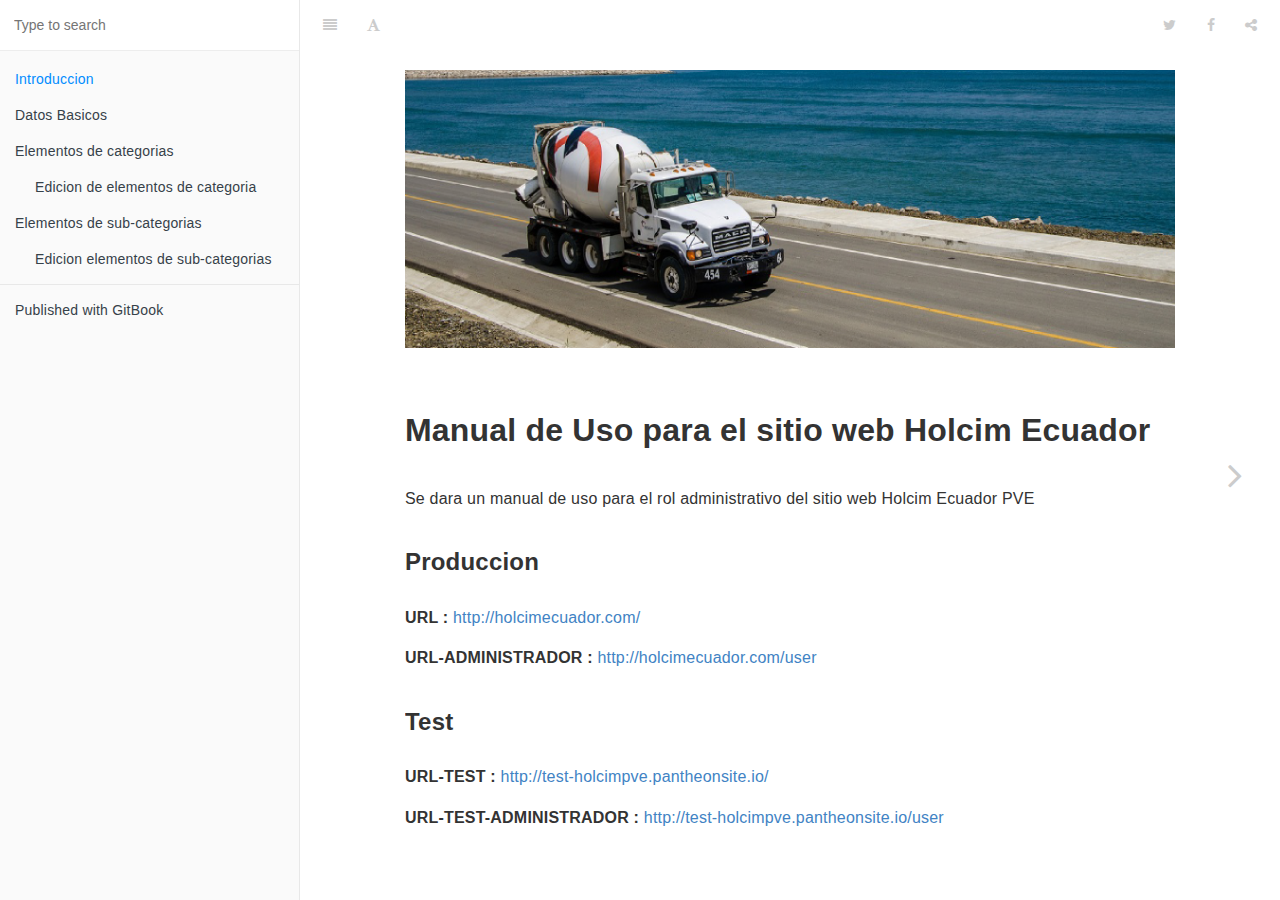
<file: index.html>
<!DOCTYPE HTML>
<html lang="" >
    <head>
        <meta charset="UTF-8">
        <meta content="text/html; charset=utf-8" http-equiv="Content-Type">
        <title>Introduccion · GitBook</title>
        <meta http-equiv="X-UA-Compatible" content="IE=edge" />
        <meta name="description" content="">
        <meta name="generator" content="GitBook 3.2.3">
        
        
        
    
    <link rel="stylesheet" href="gitbook/style.css">

    
            
                
                <link rel="stylesheet" href="gitbook/gitbook-plugin-fancybox/jquery.fancybox.css">
                
            
                
                <link rel="stylesheet" href="gitbook/gitbook-plugin-fancybox/jquery.fancybox-buttons.css">
                
            
                
                <link rel="stylesheet" href="gitbook/gitbook-plugin-highlight/website.css">
                
            
                
                <link rel="stylesheet" href="gitbook/gitbook-plugin-search/search.css">
                
            
                
                <link rel="stylesheet" href="gitbook/gitbook-plugin-fontsettings/website.css">
                
            
        

    

    
        
    
        
    
        
    
        
    
        
    
        
        <link rel="stylesheet" href="styles/website.css">
        
    

        
    
    
    <meta name="HandheldFriendly" content="true"/>
    <meta name="viewport" content="width=device-width, initial-scale=1, user-scalable=no">
    <meta name="apple-mobile-web-app-capable" content="yes">
    <meta name="apple-mobile-web-app-status-bar-style" content="black">
    <link rel="apple-touch-icon-precomposed" sizes="152x152" href="gitbook/images/apple-touch-icon-precomposed-152.png">
    <link rel="shortcut icon" href="gitbook/images/favicon.ico" type="image/x-icon">

    
    <link rel="next" href="chapter1.html" />
    
    

    </head>
    <body>
        
<div class="book">
    <div class="book-summary">
        
            
<div id="book-search-input" role="search">
    <input type="text" placeholder="Type to search" />
</div>

            
                <nav role="navigation">
                


<ul class="summary">
    
    

    

    
        
        
    
        <li class="chapter active" data-level="1.1" data-path="./">
            
                <a href="./">
            
                    
                    Introduccion
            
                </a>
            

            
        </li>
    
        <li class="chapter " data-level="1.2" data-path="chapter1.html">
            
                <a href="chapter1.html">
            
                    
                    Datos Basicos
            
                </a>
            

            
        </li>
    
        <li class="chapter " data-level="1.3" data-path="edicion-intro-de-categoria.html">
            
                <a href="edicion-intro-de-categoria.html">
            
                    
                    Elementos de categorias
            
                </a>
            

            
            <ul class="articles">
                
    
        <li class="chapter " data-level="1.3.1" data-path="edicion-intro-de-categoria/edicion-de-elementos-de-categoria.html">
            
                <a href="edicion-intro-de-categoria/edicion-de-elementos-de-categoria.html">
            
                    
                    Edicion de elementos de categoria
            
                </a>
            

            
        </li>
    

            </ul>
            
        </li>
    
        <li class="chapter " data-level="1.4" data-path="elementos-de-sub-categorias.html">
            
                <a href="elementos-de-sub-categorias.html">
            
                    
                    Elementos de sub-categorias
            
                </a>
            

            
            <ul class="articles">
                
    
        <li class="chapter " data-level="1.4.1" data-path="elementos-de-sub-categorias/edicion-elementos-de-categorias.html">
            
                <a href="elementos-de-sub-categorias/edicion-elementos-de-categorias.html">
            
                    
                    Edicion elementos de sub-categorias
            
                </a>
            

            
        </li>
    

            </ul>
            
        </li>
    

    

    <li class="divider"></li>

    <li>
        <a href="https://www.gitbook.com" target="blank" class="gitbook-link">
            Published with GitBook
        </a>
    </li>
</ul>


                </nav>
            
        
    </div>

    <div class="book-body">
        
            <div class="body-inner">
                
                    

<div class="book-header" role="navigation">
    

    <!-- Title -->
    <h1>
        <i class="fa fa-circle-o-notch fa-spin"></i>
        <a href="." >Introduccion</a>
    </h1>
</div>




                    <div class="page-wrapper" tabindex="-1" role="main">
                        <div class="page-inner">
                            
<div id="book-search-results">
    <div class="search-noresults">
    
                                <section class="normal markdown-section">
                                
                                <h2 id="----
-------
-----">     <a href="assets/banners%20holcim-03.jpg" rel="grouped" title="" target="_self" class="fancybox">
       <img src="assets/banners holcim-03.jpg" alt="">
     </a></h2>
<h1 id="manual-de-uso-para-el-sitio-web-holcim-ecuador">Manual de Uso para el sitio web Holcim Ecuador</h1>
<p>Se dara un manual de uso para el rol administrativo del sitio web Holcim Ecuador PVE</p>
<h3 id="produccion">Produccion</h3>
<p><strong>URL : </strong><a href="http://holcimecuador.com/" target="_blank">http://holcimecuador.com/</a></p>
<p><strong>URL-ADMINISTRADOR : </strong><a href="http://holcimecuador.com/user" target="_blank">http://holcimecuador.com/user</a></p>
<h3 id="test">Test</h3>
<p><strong>URL-TEST : </strong><a href="http://test-holcimpve.pantheonsite.io/" target="_blank">http://test-holcimpve.pantheonsite.io/</a></p>
<p><strong>URL-TEST-ADMINISTRADOR :</strong> <a href="http://test-holcimpve.pantheonsite.io/user" target="_blank">http://test-holcimpve.pantheonsite.io/user</a></p>

                                
                                </section>
                            
    </div>
    <div class="search-results">
        <div class="has-results">
            
            <h1 class="search-results-title"><span class='search-results-count'></span> results matching "<span class='search-query'></span>"</h1>
            <ul class="search-results-list"></ul>
            
        </div>
        <div class="no-results">
            
            <h1 class="search-results-title">No results matching "<span class='search-query'></span>"</h1>
            
        </div>
    </div>
</div>

                        </div>
                    </div>
                
            </div>

            
                
                
                <a href="chapter1.html" class="navigation navigation-next navigation-unique" aria-label="Next page: Datos Basicos">
                    <i class="fa fa-angle-right"></i>
                </a>
                
            
        
    </div>

    <script>
        var gitbook = gitbook || [];
        gitbook.push(function() {
            gitbook.page.hasChanged({"page":{"title":"Introduccion","level":"1.1","depth":1,"next":{"title":"Datos Basicos","level":"1.2","depth":1,"path":"chapter1.md","ref":"chapter1.md","articles":[]},"dir":"ltr"},"config":{"gitbook":"*","theme":"default","variables":{"logo":"assets/Logo-Holcim-Ecuador.png"},"plugins":["theme-default","fancybox"],"pluginsConfig":{"fancybox":{"helpers":{"buttons":{}}},"highlight":{},"search":{},"lunr":{"maxIndexSize":1000000,"ignoreSpecialCharacters":false},"sharing":{"facebook":true,"twitter":true,"google":false,"weibo":false,"instapaper":false,"vk":false,"all":["facebook","google","twitter","weibo","instapaper"]},"fontsettings":{"theme":"white","family":"sans","size":2},"theme-default":{"showLevel":false,"styles":{"ebook":"styles/ebook.css","epub":"styles/epub.css","mobi":"styles/mobi.css","pdf":"styles/pdf.css","print":"styles/print.css","website":"styles/website.css"}}},"structure":{"langs":"LANGS.md","readme":"README.md","glossary":"GLOSSARY.md","summary":"SUMMARY.md"},"pdf":{"pageNumbers":true,"fontSize":12,"fontFamily":"Arial","paperSize":"a4","chapterMark":"pagebreak","pageBreaksBefore":"/","margin":{"right":62,"left":62,"top":56,"bottom":56}},"styles":{"ebook":"styles/ebook.css","epub":"styles/epub.css","mobi":"styles/mobi.css","pdf":"styles/pdf.css","print":"styles/print.css","website":"styles/website.css"}},"file":{"path":"README.md","mtime":"2017-09-27T03:07:47.134Z","type":"markdown"},"gitbook":{"version":"3.2.3","time":"2017-09-27T05:52:22.023Z"},"basePath":".","book":{"language":""}});
        });
    </script>
</div>

        
    <script src="gitbook/gitbook.js"></script>
    <script src="gitbook/theme.js"></script>
    
        
        <script src="gitbook/gitbook-plugin-fancybox/jquery.min.js"></script>
        
    
        
        <script src="gitbook/gitbook-plugin-fancybox/jquery.mousewheel.pack.js"></script>
        
    
        
        <script src="gitbook/gitbook-plugin-fancybox/jquery.fancybox.pack.js"></script>
        
    
        
        <script src="gitbook/gitbook-plugin-fancybox/jquery.fancybox-buttons.js"></script>
        
    
        
        <script src="gitbook/gitbook-plugin-fancybox/plugin.js"></script>
        
    
        
        <script src="gitbook/gitbook-plugin-search/search-engine.js"></script>
        
    
        
        <script src="gitbook/gitbook-plugin-search/search.js"></script>
        
    
        
        <script src="gitbook/gitbook-plugin-lunr/lunr.min.js"></script>
        
    
        
        <script src="gitbook/gitbook-plugin-lunr/search-lunr.js"></script>
        
    
        
        <script src="gitbook/gitbook-plugin-sharing/buttons.js"></script>
        
    
        
        <script src="gitbook/gitbook-plugin-fontsettings/fontsettings.js"></script>
        
    

    </body>
</html>
</file>
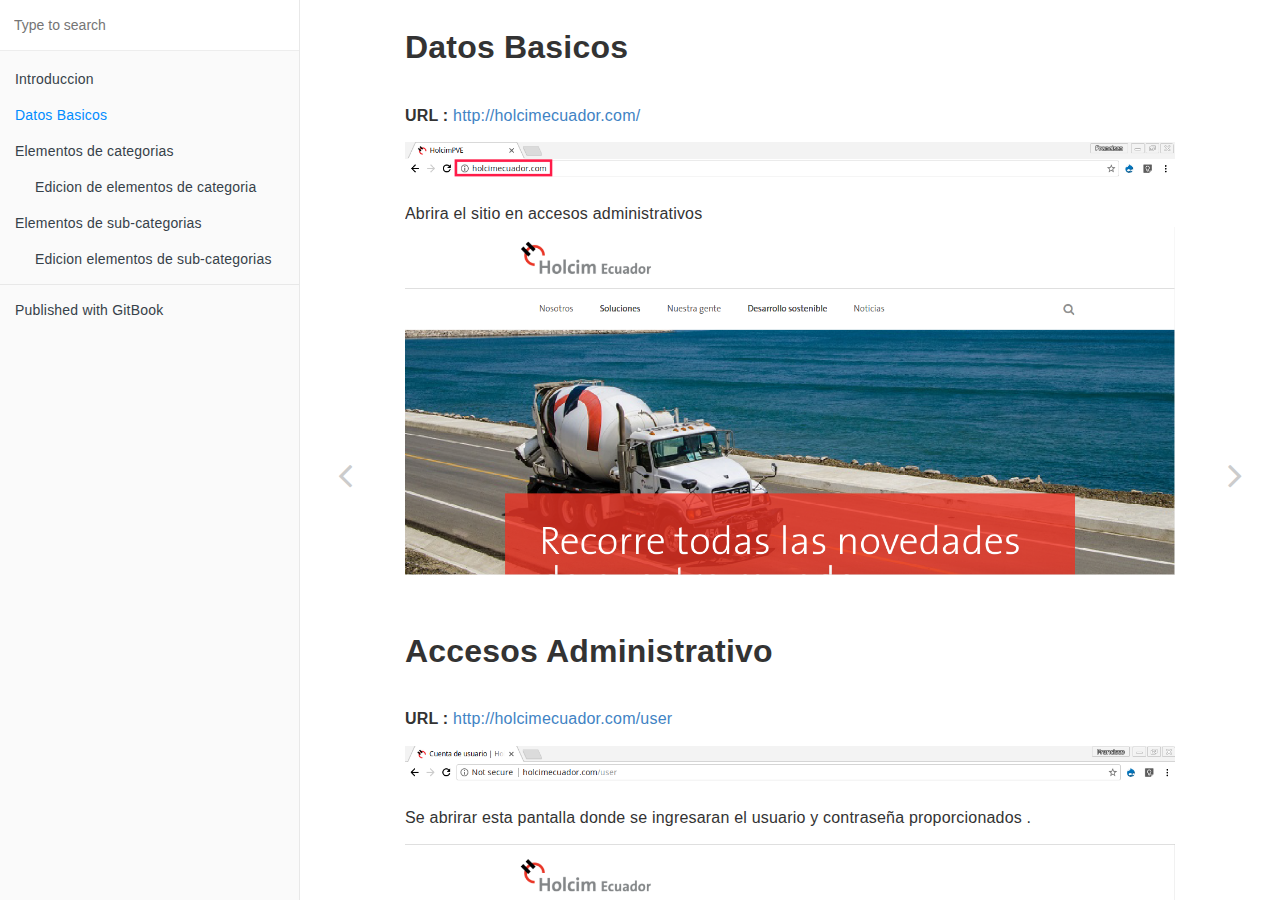
<file: chapter1.html>
<!DOCTYPE HTML>
<html lang="" >
    <head>
        <meta charset="UTF-8">
        <meta content="text/html; charset=utf-8" http-equiv="Content-Type">
        <title>Datos Basicos · GitBook</title>
        <meta http-equiv="X-UA-Compatible" content="IE=edge" />
        <meta name="description" content="">
        <meta name="generator" content="GitBook 3.2.3">
        
        
        
    
    <link rel="stylesheet" href="gitbook/style.css">

    
            
                
                <link rel="stylesheet" href="gitbook/gitbook-plugin-fancybox/jquery.fancybox.css">
                
            
                
                <link rel="stylesheet" href="gitbook/gitbook-plugin-fancybox/jquery.fancybox-buttons.css">
                
            
                
                <link rel="stylesheet" href="gitbook/gitbook-plugin-highlight/website.css">
                
            
                
                <link rel="stylesheet" href="gitbook/gitbook-plugin-search/search.css">
                
            
                
                <link rel="stylesheet" href="gitbook/gitbook-plugin-fontsettings/website.css">
                
            
        

    

    
        
    
        
    
        
    
        
    
        
    
        
        <link rel="stylesheet" href="styles/website.css">
        
    

        
    
    
    <meta name="HandheldFriendly" content="true"/>
    <meta name="viewport" content="width=device-width, initial-scale=1, user-scalable=no">
    <meta name="apple-mobile-web-app-capable" content="yes">
    <meta name="apple-mobile-web-app-status-bar-style" content="black">
    <link rel="apple-touch-icon-precomposed" sizes="152x152" href="gitbook/images/apple-touch-icon-precomposed-152.png">
    <link rel="shortcut icon" href="gitbook/images/favicon.ico" type="image/x-icon">

    
    <link rel="next" href="edicion-intro-de-categoria.html" />
    
    
    <link rel="prev" href="./" />
    

    </head>
    <body>
        
<div class="book">
    <div class="book-summary">
        
            
<div id="book-search-input" role="search">
    <input type="text" placeholder="Type to search" />
</div>

            
                <nav role="navigation">
                


<ul class="summary">
    
    

    

    
        
        
    
        <li class="chapter " data-level="1.1" data-path="./">
            
                <a href="./">
            
                    
                    Introduccion
            
                </a>
            

            
        </li>
    
        <li class="chapter active" data-level="1.2" data-path="chapter1.html">
            
                <a href="chapter1.html">
            
                    
                    Datos Basicos
            
                </a>
            

            
        </li>
    
        <li class="chapter " data-level="1.3" data-path="edicion-intro-de-categoria.html">
            
                <a href="edicion-intro-de-categoria.html">
            
                    
                    Elementos de categorias
            
                </a>
            

            
            <ul class="articles">
                
    
        <li class="chapter " data-level="1.3.1" data-path="edicion-intro-de-categoria/edicion-de-elementos-de-categoria.html">
            
                <a href="edicion-intro-de-categoria/edicion-de-elementos-de-categoria.html">
            
                    
                    Edicion de elementos de categoria
            
                </a>
            

            
        </li>
    

            </ul>
            
        </li>
    
        <li class="chapter " data-level="1.4" data-path="elementos-de-sub-categorias.html">
            
                <a href="elementos-de-sub-categorias.html">
            
                    
                    Elementos de sub-categorias
            
                </a>
            

            
            <ul class="articles">
                
    
        <li class="chapter " data-level="1.4.1" data-path="elementos-de-sub-categorias/edicion-elementos-de-categorias.html">
            
                <a href="elementos-de-sub-categorias/edicion-elementos-de-categorias.html">
            
                    
                    Edicion elementos de sub-categorias
            
                </a>
            

            
        </li>
    

            </ul>
            
        </li>
    

    

    <li class="divider"></li>

    <li>
        <a href="https://www.gitbook.com" target="blank" class="gitbook-link">
            Published with GitBook
        </a>
    </li>
</ul>


                </nav>
            
        
    </div>

    <div class="book-body">
        
            <div class="body-inner">
                
                    

<div class="book-header" role="navigation">
    

    <!-- Title -->
    <h1>
        <i class="fa fa-circle-o-notch fa-spin"></i>
        <a href="." >Datos Basicos</a>
    </h1>
</div>




                    <div class="page-wrapper" tabindex="-1" role="main">
                        <div class="page-inner">
                            
<div id="book-search-results">
    <div class="search-noresults">
    
                                <section class="normal markdown-section">
                                
                                <h1 id="datos-basicos">Datos Basicos</h1>
<p><strong>URL :</strong> <a href="http://holcimecuador.com/" target="_blank">http://holcimecuador.com/</a></p>
<p>     <a href="assets/DeepinScreenshot_select-area_20170925175050.png" rel="grouped" title="" target="_self" class="fancybox">
       <img src="assets/DeepinScreenshot_select-area_20170925175050.png" alt="">
     </a></p>
<p>Abrira el sitio en accesos administrativos     <a href="assets/DeepinScreenshot_select-area_20170925175527.png" rel="grouped" title="" target="_self" class="fancybox">
       <img src="assets/DeepinScreenshot_select-area_20170925175527.png" alt="">
     </a></p>
<h1 id="accesos-administrativo">Accesos Administrativo</h1>
<p><strong>URL :</strong> <a href="http://holcimecuador.com/user" target="_blank">http://holcimecuador.com/user</a></p>
<p>     <a href="assets/DeepinScreenshot_select-area_20170925175847.png" rel="grouped" title="" target="_self" class="fancybox">
       <img src="assets/DeepinScreenshot_select-area_20170925175847.png" alt="">
     </a></p>
<p>Se abrirar esta pantalla donde se ingresaran el usuario y contrase&#xF1;a proporcionados .</p>
<p>     <a href="assets/DeepinScreenshot_select-area_20170925175951.png" rel="grouped" title="" target="_self" class="fancybox">
       <img src="assets/DeepinScreenshot_select-area_20170925175951.png" alt="">
     </a></p>
<p>Luego de ingresar el usuario y la contrase&#xF1;a correspondientes se desplegara sobre el sitio una barra en la parte superior de sitio , otorgando accesos a secciones administrativas.</p>
<p>     <a href="assets/DeepinScreenshot_select-area_20170925180545.png" rel="grouped" title="" target="_self" class="fancybox">
       <img src="assets/DeepinScreenshot_select-area_20170925180545.png" alt="">
     </a></p>

                                
                                </section>
                            
    </div>
    <div class="search-results">
        <div class="has-results">
            
            <h1 class="search-results-title"><span class='search-results-count'></span> results matching "<span class='search-query'></span>"</h1>
            <ul class="search-results-list"></ul>
            
        </div>
        <div class="no-results">
            
            <h1 class="search-results-title">No results matching "<span class='search-query'></span>"</h1>
            
        </div>
    </div>
</div>

                        </div>
                    </div>
                
            </div>

            
                
                <a href="./" class="navigation navigation-prev " aria-label="Previous page: Introduccion">
                    <i class="fa fa-angle-left"></i>
                </a>
                
                
                <a href="edicion-intro-de-categoria.html" class="navigation navigation-next " aria-label="Next page: Elementos de categorias">
                    <i class="fa fa-angle-right"></i>
                </a>
                
            
        
    </div>

    <script>
        var gitbook = gitbook || [];
        gitbook.push(function() {
            gitbook.page.hasChanged({"page":{"title":"Datos Basicos","level":"1.2","depth":1,"next":{"title":"Elementos de categorias","level":"1.3","depth":1,"path":"edicion-intro-de-categoria.md","ref":"edicion-intro-de-categoria.md","articles":[{"title":"Edicion de elementos de categoria","level":"1.3.1","depth":2,"path":"edicion-intro-de-categoria/edicion-de-elementos-de-categoria.md","ref":"edicion-intro-de-categoria/edicion-de-elementos-de-categoria.md","articles":[]}]},"previous":{"title":"Introduccion","level":"1.1","depth":1,"path":"README.md","ref":"README.md","articles":[]},"dir":"ltr"},"config":{"gitbook":"*","theme":"default","variables":{"logo":"assets/Logo-Holcim-Ecuador.png"},"plugins":["theme-default","fancybox"],"pluginsConfig":{"fancybox":{"helpers":{"buttons":{}}},"highlight":{},"search":{},"lunr":{"maxIndexSize":1000000,"ignoreSpecialCharacters":false},"sharing":{"facebook":true,"twitter":true,"google":false,"weibo":false,"instapaper":false,"vk":false,"all":["facebook","google","twitter","weibo","instapaper"]},"fontsettings":{"theme":"white","family":"sans","size":2},"theme-default":{"showLevel":false,"styles":{"ebook":"styles/ebook.css","epub":"styles/epub.css","mobi":"styles/mobi.css","pdf":"styles/pdf.css","print":"styles/print.css","website":"styles/website.css"}}},"structure":{"langs":"LANGS.md","readme":"README.md","glossary":"GLOSSARY.md","summary":"SUMMARY.md"},"pdf":{"pageNumbers":true,"fontSize":12,"fontFamily":"Arial","paperSize":"a4","chapterMark":"pagebreak","pageBreaksBefore":"/","margin":{"right":62,"left":62,"top":56,"bottom":56}},"styles":{"ebook":"styles/ebook.css","epub":"styles/epub.css","mobi":"styles/mobi.css","pdf":"styles/pdf.css","print":"styles/print.css","website":"styles/website.css"}},"file":{"path":"chapter1.md","mtime":"2017-09-27T02:29:10.805Z","type":"markdown"},"gitbook":{"version":"3.2.3","time":"2017-09-27T05:52:22.023Z"},"basePath":".","book":{"language":""}});
        });
    </script>
</div>

        
    <script src="gitbook/gitbook.js"></script>
    <script src="gitbook/theme.js"></script>
    
        
        <script src="gitbook/gitbook-plugin-fancybox/jquery.min.js"></script>
        
    
        
        <script src="gitbook/gitbook-plugin-fancybox/jquery.mousewheel.pack.js"></script>
        
    
        
        <script src="gitbook/gitbook-plugin-fancybox/jquery.fancybox.pack.js"></script>
        
    
        
        <script src="gitbook/gitbook-plugin-fancybox/jquery.fancybox-buttons.js"></script>
        
    
        
        <script src="gitbook/gitbook-plugin-fancybox/plugin.js"></script>
        
    
        
        <script src="gitbook/gitbook-plugin-search/search-engine.js"></script>
        
    
        
        <script src="gitbook/gitbook-plugin-search/search.js"></script>
        
    
        
        <script src="gitbook/gitbook-plugin-lunr/lunr.min.js"></script>
        
    
        
        <script src="gitbook/gitbook-plugin-lunr/search-lunr.js"></script>
        
    
        
        <script src="gitbook/gitbook-plugin-sharing/buttons.js"></script>
        
    
        
        <script src="gitbook/gitbook-plugin-fontsettings/fontsettings.js"></script>
        
    

    </body>
</html>
</file>
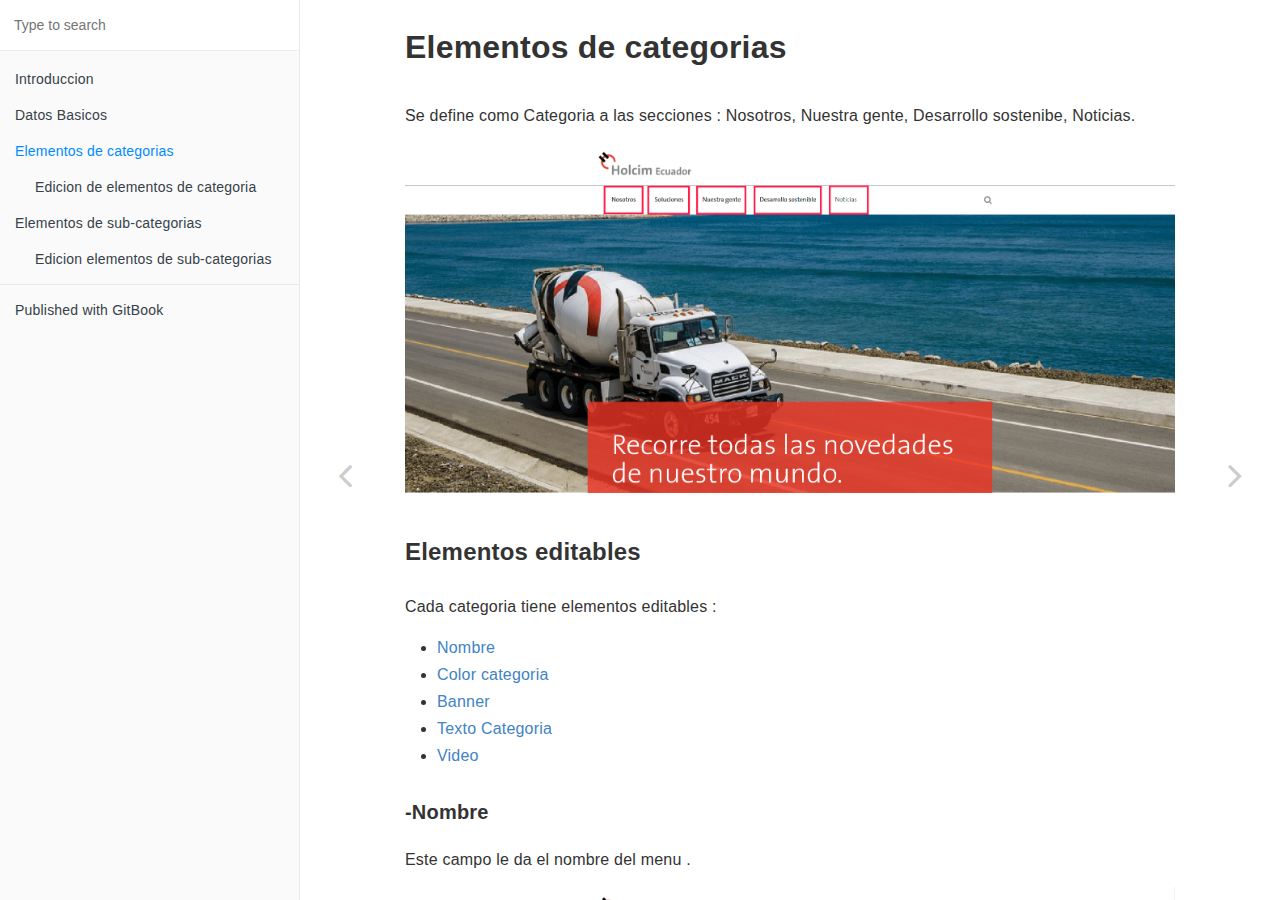
<file: edicion-intro-de-categoria.html>
<!DOCTYPE HTML>
<html lang="" >
    <head>
        <meta charset="UTF-8">
        <meta content="text/html; charset=utf-8" http-equiv="Content-Type">
        <title>Elementos de categorias · GitBook</title>
        <meta http-equiv="X-UA-Compatible" content="IE=edge" />
        <meta name="description" content="">
        <meta name="generator" content="GitBook 3.2.3">
        
        
        
    
    <link rel="stylesheet" href="gitbook/style.css">

    
            
                
                <link rel="stylesheet" href="gitbook/gitbook-plugin-fancybox/jquery.fancybox.css">
                
            
                
                <link rel="stylesheet" href="gitbook/gitbook-plugin-fancybox/jquery.fancybox-buttons.css">
                
            
                
                <link rel="stylesheet" href="gitbook/gitbook-plugin-highlight/website.css">
                
            
                
                <link rel="stylesheet" href="gitbook/gitbook-plugin-search/search.css">
                
            
                
                <link rel="stylesheet" href="gitbook/gitbook-plugin-fontsettings/website.css">
                
            
        

    

    
        
    
        
    
        
    
        
    
        
    
        
        <link rel="stylesheet" href="styles/website.css">
        
    

        
    
    
    <meta name="HandheldFriendly" content="true"/>
    <meta name="viewport" content="width=device-width, initial-scale=1, user-scalable=no">
    <meta name="apple-mobile-web-app-capable" content="yes">
    <meta name="apple-mobile-web-app-status-bar-style" content="black">
    <link rel="apple-touch-icon-precomposed" sizes="152x152" href="gitbook/images/apple-touch-icon-precomposed-152.png">
    <link rel="shortcut icon" href="gitbook/images/favicon.ico" type="image/x-icon">

    
    <link rel="next" href="edicion-intro-de-categoria/edicion-de-elementos-de-categoria.html" />
    
    
    <link rel="prev" href="chapter1.html" />
    

    </head>
    <body>
        
<div class="book">
    <div class="book-summary">
        
            
<div id="book-search-input" role="search">
    <input type="text" placeholder="Type to search" />
</div>

            
                <nav role="navigation">
                


<ul class="summary">
    
    

    

    
        
        
    
        <li class="chapter " data-level="1.1" data-path="./">
            
                <a href="./">
            
                    
                    Introduccion
            
                </a>
            

            
        </li>
    
        <li class="chapter " data-level="1.2" data-path="chapter1.html">
            
                <a href="chapter1.html">
            
                    
                    Datos Basicos
            
                </a>
            

            
        </li>
    
        <li class="chapter active" data-level="1.3" data-path="edicion-intro-de-categoria.html">
            
                <a href="edicion-intro-de-categoria.html">
            
                    
                    Elementos de categorias
            
                </a>
            

            
            <ul class="articles">
                
    
        <li class="chapter " data-level="1.3.1" data-path="edicion-intro-de-categoria/edicion-de-elementos-de-categoria.html">
            
                <a href="edicion-intro-de-categoria/edicion-de-elementos-de-categoria.html">
            
                    
                    Edicion de elementos de categoria
            
                </a>
            

            
        </li>
    

            </ul>
            
        </li>
    
        <li class="chapter " data-level="1.4" data-path="elementos-de-sub-categorias.html">
            
                <a href="elementos-de-sub-categorias.html">
            
                    
                    Elementos de sub-categorias
            
                </a>
            

            
            <ul class="articles">
                
    
        <li class="chapter " data-level="1.4.1" data-path="elementos-de-sub-categorias/edicion-elementos-de-categorias.html">
            
                <a href="elementos-de-sub-categorias/edicion-elementos-de-categorias.html">
            
                    
                    Edicion elementos de sub-categorias
            
                </a>
            

            
        </li>
    

            </ul>
            
        </li>
    

    

    <li class="divider"></li>

    <li>
        <a href="https://www.gitbook.com" target="blank" class="gitbook-link">
            Published with GitBook
        </a>
    </li>
</ul>


                </nav>
            
        
    </div>

    <div class="book-body">
        
            <div class="body-inner">
                
                    

<div class="book-header" role="navigation">
    

    <!-- Title -->
    <h1>
        <i class="fa fa-circle-o-notch fa-spin"></i>
        <a href="." >Elementos de categorias</a>
    </h1>
</div>




                    <div class="page-wrapper" tabindex="-1" role="main">
                        <div class="page-inner">
                            
<div id="book-search-results">
    <div class="search-noresults">
    
                                <section class="normal markdown-section">
                                
                                <h1 id="elementos-de-categorias">Elementos de categorias</h1>
<p>Se define como Categoria a las secciones : Nosotros, Nuestra gente, Desarrollo sostenibe, Noticias.</p>
<p>     <a href="assets/DeepinScreenshot_select-area_20170926215839.png" rel="grouped" title="" target="_self" class="fancybox">
       <img src="assets/DeepinScreenshot_select-area_20170926215839.png" alt="">
     </a></p>
<h3 id="elementos-editables">Elementos editables</h3>
<p>Cada categoria tiene elementos editables :</p>
<ul>
<li><a href="#taxonomianombre">Nombre</a></li>
<li><a href="#taxonomiacolorcategoria">Color categoria</a></li>
<li><a href="#taxonomiabanner">Banner</a></li>
<li><a href="#taxonomiatextocategoria">Texto Categoria</a></li>
<li><a href="#taxonomiavideo">Video</a></li>
</ul>
<h4 id="taxonomianombre">-Nombre </h4>
<p>Este campo le da el nombre del menu .</p>
<p>     <a href="assets/DeepinScreenshot_select-area_20170926221009.png" rel="grouped" title="" target="_self" class="fancybox">
       <img src="assets/DeepinScreenshot_select-area_20170926221009.png" alt="">
     </a></p>
<h4 id="taxonomiacolorcategoria">-Color categoria </h4>
<p>Define el color de la categoria.</p>
<p>Este afecta directamente al color del menu, color del background de el texto de la categoria , etc..</p>
<p>ej: La categoria Nosotros tiene definido el color &quot;#7c6e65&quot;</p>
<h4 id="taxonomiabanner">-Banner </h4>
<p>Define el banner de la categoria</p>
<p>     <a href="assets/DeepinScreenshot_select-area_20170926221919.png" rel="grouped" title="" target="_self" class="fancybox">
       <img src="assets/DeepinScreenshot_select-area_20170926221919.png" alt="">
     </a></p>
<h4 id="taxonomiatextocategoria">-Texto Categoria </h4>
<p>Define el texto que va sobre el Banner</p>
<p>     <a href="assets/DeepinScreenshot_select-area_20170926222707.png" rel="grouped" title="" target="_self" class="fancybox">
       <img src="assets/DeepinScreenshot_select-area_20170926222707.png" alt="">
     </a></p>
<h4 id="taxonomiavideo">-Video </h4>
<p>Define el video que va en la parte inferior de cada categoria.</p>
<p>     <a href="assets/DeepinScreenshot_select-area_20170926223229.png" rel="grouped" title="" target="_self" class="fancybox">
       <img src="assets/DeepinScreenshot_select-area_20170926223229.png" alt="">
     </a></p>

                                
                                </section>
                            
    </div>
    <div class="search-results">
        <div class="has-results">
            
            <h1 class="search-results-title"><span class='search-results-count'></span> results matching "<span class='search-query'></span>"</h1>
            <ul class="search-results-list"></ul>
            
        </div>
        <div class="no-results">
            
            <h1 class="search-results-title">No results matching "<span class='search-query'></span>"</h1>
            
        </div>
    </div>
</div>

                        </div>
                    </div>
                
            </div>

            
                
                <a href="chapter1.html" class="navigation navigation-prev " aria-label="Previous page: Datos Basicos">
                    <i class="fa fa-angle-left"></i>
                </a>
                
                
                <a href="edicion-intro-de-categoria/edicion-de-elementos-de-categoria.html" class="navigation navigation-next " aria-label="Next page: Edicion de elementos de categoria">
                    <i class="fa fa-angle-right"></i>
                </a>
                
            
        
    </div>

    <script>
        var gitbook = gitbook || [];
        gitbook.push(function() {
            gitbook.page.hasChanged({"page":{"title":"Elementos de categorias","level":"1.3","depth":1,"next":{"title":"Edicion de elementos de categoria","level":"1.3.1","depth":2,"path":"edicion-intro-de-categoria/edicion-de-elementos-de-categoria.md","ref":"edicion-intro-de-categoria/edicion-de-elementos-de-categoria.md","articles":[]},"previous":{"title":"Datos Basicos","level":"1.2","depth":1,"path":"chapter1.md","ref":"chapter1.md","articles":[]},"dir":"ltr"},"config":{"gitbook":"*","theme":"default","variables":{"logo":"assets/Logo-Holcim-Ecuador.png"},"plugins":["theme-default","fancybox"],"pluginsConfig":{"fancybox":{"helpers":{"buttons":{}}},"highlight":{},"search":{},"lunr":{"maxIndexSize":1000000,"ignoreSpecialCharacters":false},"sharing":{"facebook":true,"twitter":true,"google":false,"weibo":false,"instapaper":false,"vk":false,"all":["facebook","google","twitter","weibo","instapaper"]},"fontsettings":{"theme":"white","family":"sans","size":2},"theme-default":{"showLevel":false,"styles":{"ebook":"styles/ebook.css","epub":"styles/epub.css","mobi":"styles/mobi.css","pdf":"styles/pdf.css","print":"styles/print.css","website":"styles/website.css"}}},"structure":{"langs":"LANGS.md","readme":"README.md","glossary":"GLOSSARY.md","summary":"SUMMARY.md"},"pdf":{"pageNumbers":true,"fontSize":12,"fontFamily":"Arial","paperSize":"a4","chapterMark":"pagebreak","pageBreaksBefore":"/","margin":{"right":62,"left":62,"top":56,"bottom":56}},"styles":{"ebook":"styles/ebook.css","epub":"styles/epub.css","mobi":"styles/mobi.css","pdf":"styles/pdf.css","print":"styles/print.css","website":"styles/website.css"}},"file":{"path":"edicion-intro-de-categoria.md","mtime":"2017-09-27T05:26:25.019Z","type":"markdown"},"gitbook":{"version":"3.2.3","time":"2017-09-27T05:52:22.023Z"},"basePath":".","book":{"language":""}});
        });
    </script>
</div>

        
    <script src="gitbook/gitbook.js"></script>
    <script src="gitbook/theme.js"></script>
    
        
        <script src="gitbook/gitbook-plugin-fancybox/jquery.min.js"></script>
        
    
        
        <script src="gitbook/gitbook-plugin-fancybox/jquery.mousewheel.pack.js"></script>
        
    
        
        <script src="gitbook/gitbook-plugin-fancybox/jquery.fancybox.pack.js"></script>
        
    
        
        <script src="gitbook/gitbook-plugin-fancybox/jquery.fancybox-buttons.js"></script>
        
    
        
        <script src="gitbook/gitbook-plugin-fancybox/plugin.js"></script>
        
    
        
        <script src="gitbook/gitbook-plugin-search/search-engine.js"></script>
        
    
        
        <script src="gitbook/gitbook-plugin-search/search.js"></script>
        
    
        
        <script src="gitbook/gitbook-plugin-lunr/lunr.min.js"></script>
        
    
        
        <script src="gitbook/gitbook-plugin-lunr/search-lunr.js"></script>
        
    
        
        <script src="gitbook/gitbook-plugin-sharing/buttons.js"></script>
        
    
        
        <script src="gitbook/gitbook-plugin-fontsettings/fontsettings.js"></script>
        
    

    </body>
</html>
</file>
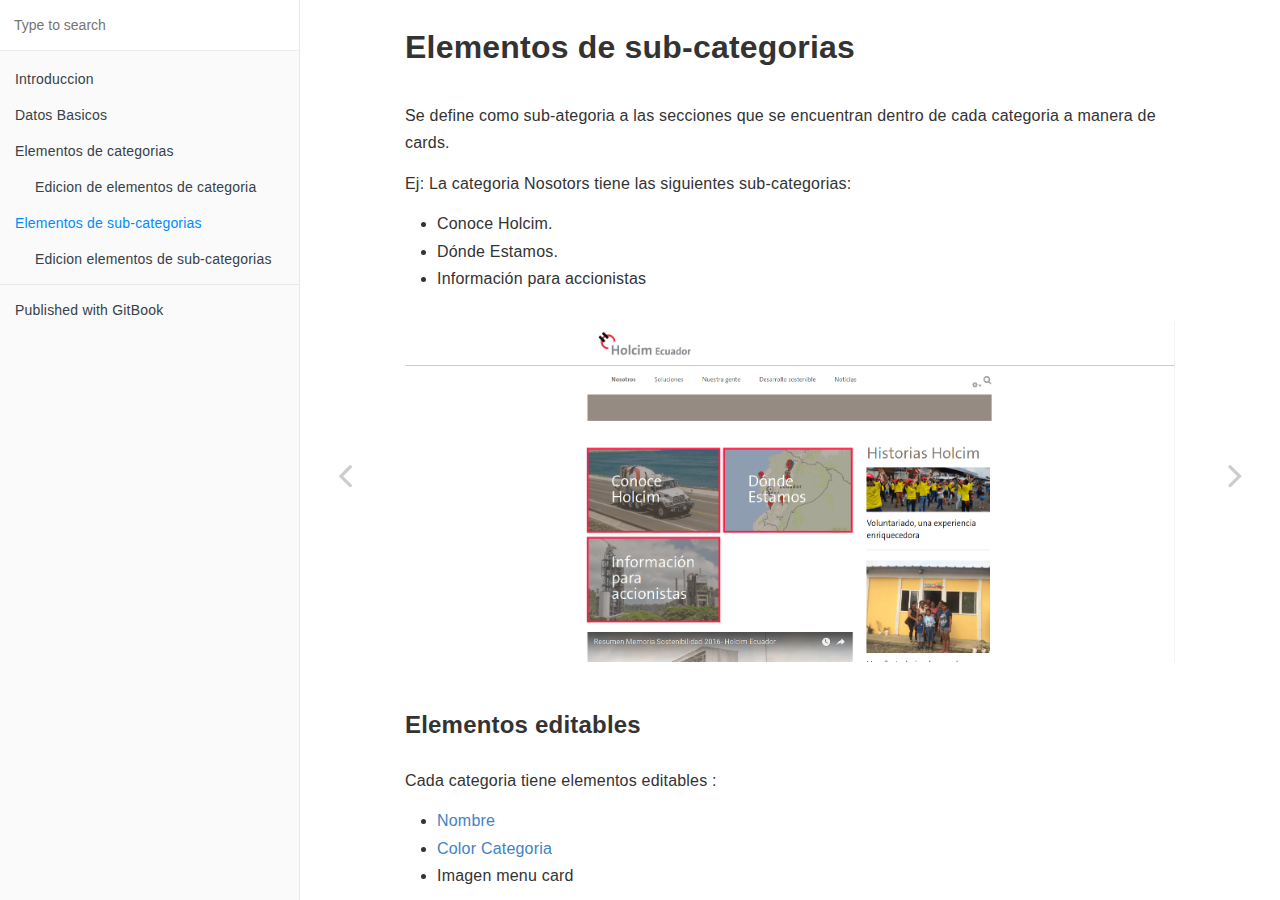
<file: elementos-de-sub-categorias.html>
<!DOCTYPE HTML>
<html lang="" >
    <head>
        <meta charset="UTF-8">
        <meta content="text/html; charset=utf-8" http-equiv="Content-Type">
        <title>Elementos de sub-categorias · GitBook</title>
        <meta http-equiv="X-UA-Compatible" content="IE=edge" />
        <meta name="description" content="">
        <meta name="generator" content="GitBook 3.2.3">
        
        
        
    
    <link rel="stylesheet" href="gitbook/style.css">

    
            
                
                <link rel="stylesheet" href="gitbook/gitbook-plugin-fancybox/jquery.fancybox.css">
                
            
                
                <link rel="stylesheet" href="gitbook/gitbook-plugin-fancybox/jquery.fancybox-buttons.css">
                
            
                
                <link rel="stylesheet" href="gitbook/gitbook-plugin-highlight/website.css">
                
            
                
                <link rel="stylesheet" href="gitbook/gitbook-plugin-search/search.css">
                
            
                
                <link rel="stylesheet" href="gitbook/gitbook-plugin-fontsettings/website.css">
                
            
        

    

    
        
    
        
    
        
    
        
    
        
    
        
        <link rel="stylesheet" href="styles/website.css">
        
    

        
    
    
    <meta name="HandheldFriendly" content="true"/>
    <meta name="viewport" content="width=device-width, initial-scale=1, user-scalable=no">
    <meta name="apple-mobile-web-app-capable" content="yes">
    <meta name="apple-mobile-web-app-status-bar-style" content="black">
    <link rel="apple-touch-icon-precomposed" sizes="152x152" href="gitbook/images/apple-touch-icon-precomposed-152.png">
    <link rel="shortcut icon" href="gitbook/images/favicon.ico" type="image/x-icon">

    
    <link rel="next" href="elementos-de-sub-categorias/edicion-elementos-de-categorias.html" />
    
    
    <link rel="prev" href="edicion-intro-de-categoria/edicion-de-elementos-de-categoria.html" />
    

    </head>
    <body>
        
<div class="book">
    <div class="book-summary">
        
            
<div id="book-search-input" role="search">
    <input type="text" placeholder="Type to search" />
</div>

            
                <nav role="navigation">
                


<ul class="summary">
    
    

    

    
        
        
    
        <li class="chapter " data-level="1.1" data-path="./">
            
                <a href="./">
            
                    
                    Introduccion
            
                </a>
            

            
        </li>
    
        <li class="chapter " data-level="1.2" data-path="chapter1.html">
            
                <a href="chapter1.html">
            
                    
                    Datos Basicos
            
                </a>
            

            
        </li>
    
        <li class="chapter " data-level="1.3" data-path="edicion-intro-de-categoria.html">
            
                <a href="edicion-intro-de-categoria.html">
            
                    
                    Elementos de categorias
            
                </a>
            

            
            <ul class="articles">
                
    
        <li class="chapter " data-level="1.3.1" data-path="edicion-intro-de-categoria/edicion-de-elementos-de-categoria.html">
            
                <a href="edicion-intro-de-categoria/edicion-de-elementos-de-categoria.html">
            
                    
                    Edicion de elementos de categoria
            
                </a>
            

            
        </li>
    

            </ul>
            
        </li>
    
        <li class="chapter active" data-level="1.4" data-path="elementos-de-sub-categorias.html">
            
                <a href="elementos-de-sub-categorias.html">
            
                    
                    Elementos de sub-categorias
            
                </a>
            

            
            <ul class="articles">
                
    
        <li class="chapter " data-level="1.4.1" data-path="elementos-de-sub-categorias/edicion-elementos-de-categorias.html">
            
                <a href="elementos-de-sub-categorias/edicion-elementos-de-categorias.html">
            
                    
                    Edicion elementos de sub-categorias
            
                </a>
            

            
        </li>
    

            </ul>
            
        </li>
    

    

    <li class="divider"></li>

    <li>
        <a href="https://www.gitbook.com" target="blank" class="gitbook-link">
            Published with GitBook
        </a>
    </li>
</ul>


                </nav>
            
        
    </div>

    <div class="book-body">
        
            <div class="body-inner">
                
                    

<div class="book-header" role="navigation">
    

    <!-- Title -->
    <h1>
        <i class="fa fa-circle-o-notch fa-spin"></i>
        <a href="." >Elementos de sub-categorias</a>
    </h1>
</div>




                    <div class="page-wrapper" tabindex="-1" role="main">
                        <div class="page-inner">
                            
<div id="book-search-results">
    <div class="search-noresults">
    
                                <section class="normal markdown-section">
                                
                                <h1 id="elementos-de-sub-categorias">Elementos de sub-categorias</h1>
<p>Se define como sub-ategoria a las secciones que se encuentran dentro de cada categoria a manera de cards.</p>
<p>Ej: La categoria Nosotors tiene las siguientes sub-categorias:</p>
<ul>
<li>Conoce Holcim.</li>
<li>D&#xF3;nde Estamos.</li>
<li>Informaci&#xF3;n para accionistas</li>
</ul>
<h3 id="----
-------
-----">     <a href="assets/DeepinScreenshot_select-area_20170927002459.png" rel="grouped" title="" target="_self" class="fancybox">
       <img src="assets/DeepinScreenshot_select-area_20170927002459.png" alt="">
     </a></h3>
<h3 id="elementos-editables">Elementos editables</h3>
<p>Cada categoria tiene elementos editables :</p>
<ul>
<li><a href="#subcategorianmbre">Nombre</a></li>
<li><a href="#subcategoriacolorcategoria">Color Categoria</a></li>
<li>Imagen menu card</li>
</ul>
<h4 id="subcategorianmbre">-Nombre </h4>
<p>Este campo le da el nombre a la subcategoria .</p>
<p>     <a href="assets/DeepinScreenshot_select-area_20170927003004.png" rel="grouped" title="" target="_self" class="fancybox">
       <img src="assets/DeepinScreenshot_select-area_20170927003004.png" alt="">
     </a></p>
<p>     <a href="assets/DeepinScreenshot_select-area_20170927003124.png" rel="grouped" title="" target="_self" class="fancybox">
       <img src="assets/DeepinScreenshot_select-area_20170927003124.png" alt="">
     </a></p>
<h4 id="subcategoriacolorcategoria">-Color Categoria </h4>
<p>Define el color de la sub-categoria.</p>
<p>Este afecta directamente al color del menu, color del background de el texto de la categoria , etc..</p>
<p>ej: La sub-categoria Conoce Holcim tiene definido el color &quot;#7c6e65&quot;</p>
<h3 id="imagen-menu-card">-Imagen menu card</h3>
<p>Define la imagen de la carta</p>
<p>     <a href="assets/DeepinScreenshot_select-area_20170927003545.png" rel="grouped" title="" target="_self" class="fancybox">
       <img src="assets/DeepinScreenshot_select-area_20170927003545.png" alt="">
     </a></p>

                                
                                </section>
                            
    </div>
    <div class="search-results">
        <div class="has-results">
            
            <h1 class="search-results-title"><span class='search-results-count'></span> results matching "<span class='search-query'></span>"</h1>
            <ul class="search-results-list"></ul>
            
        </div>
        <div class="no-results">
            
            <h1 class="search-results-title">No results matching "<span class='search-query'></span>"</h1>
            
        </div>
    </div>
</div>

                        </div>
                    </div>
                
            </div>

            
                
                <a href="edicion-intro-de-categoria/edicion-de-elementos-de-categoria.html" class="navigation navigation-prev " aria-label="Previous page: Edicion de elementos de categoria">
                    <i class="fa fa-angle-left"></i>
                </a>
                
                
                <a href="elementos-de-sub-categorias/edicion-elementos-de-categorias.html" class="navigation navigation-next " aria-label="Next page: Edicion elementos de sub-categorias">
                    <i class="fa fa-angle-right"></i>
                </a>
                
            
        
    </div>

    <script>
        var gitbook = gitbook || [];
        gitbook.push(function() {
            gitbook.page.hasChanged({"page":{"title":"Elementos de sub-categorias","level":"1.4","depth":1,"next":{"title":"Edicion elementos de sub-categorias","level":"1.4.1","depth":2,"path":"elementos-de-sub-categorias/edicion-elementos-de-categorias.md","ref":"elementos-de-sub-categorias/edicion-elementos-de-categorias.md","articles":[]},"previous":{"title":"Edicion de elementos de categoria","level":"1.3.1","depth":2,"path":"edicion-intro-de-categoria/edicion-de-elementos-de-categoria.md","ref":"edicion-intro-de-categoria/edicion-de-elementos-de-categoria.md","articles":[]},"dir":"ltr"},"config":{"gitbook":"*","theme":"default","variables":{"logo":"assets/Logo-Holcim-Ecuador.png"},"plugins":["theme-default","fancybox"],"pluginsConfig":{"fancybox":{"helpers":{"buttons":{}}},"highlight":{},"search":{},"lunr":{"maxIndexSize":1000000,"ignoreSpecialCharacters":false},"sharing":{"facebook":true,"twitter":true,"google":false,"weibo":false,"instapaper":false,"vk":false,"all":["facebook","google","twitter","weibo","instapaper"]},"fontsettings":{"theme":"white","family":"sans","size":2},"theme-default":{"showLevel":false,"styles":{"ebook":"styles/ebook.css","epub":"styles/epub.css","mobi":"styles/mobi.css","pdf":"styles/pdf.css","print":"styles/print.css","website":"styles/website.css"}}},"structure":{"langs":"LANGS.md","readme":"README.md","glossary":"GLOSSARY.md","summary":"SUMMARY.md"},"pdf":{"pageNumbers":true,"fontSize":12,"fontFamily":"Arial","paperSize":"a4","chapterMark":"pagebreak","pageBreaksBefore":"/","margin":{"right":62,"left":62,"top":56,"bottom":56}},"styles":{"ebook":"styles/ebook.css","epub":"styles/epub.css","mobi":"styles/mobi.css","pdf":"styles/pdf.css","print":"styles/print.css","website":"styles/website.css"}},"file":{"path":"elementos-de-sub-categorias.md","mtime":"2017-09-27T05:36:07.899Z","type":"markdown"},"gitbook":{"version":"3.2.3","time":"2017-09-27T05:52:22.023Z"},"basePath":".","book":{"language":""}});
        });
    </script>
</div>

        
    <script src="gitbook/gitbook.js"></script>
    <script src="gitbook/theme.js"></script>
    
        
        <script src="gitbook/gitbook-plugin-fancybox/jquery.min.js"></script>
        
    
        
        <script src="gitbook/gitbook-plugin-fancybox/jquery.mousewheel.pack.js"></script>
        
    
        
        <script src="gitbook/gitbook-plugin-fancybox/jquery.fancybox.pack.js"></script>
        
    
        
        <script src="gitbook/gitbook-plugin-fancybox/jquery.fancybox-buttons.js"></script>
        
    
        
        <script src="gitbook/gitbook-plugin-fancybox/plugin.js"></script>
        
    
        
        <script src="gitbook/gitbook-plugin-search/search-engine.js"></script>
        
    
        
        <script src="gitbook/gitbook-plugin-search/search.js"></script>
        
    
        
        <script src="gitbook/gitbook-plugin-lunr/lunr.min.js"></script>
        
    
        
        <script src="gitbook/gitbook-plugin-lunr/search-lunr.js"></script>
        
    
        
        <script src="gitbook/gitbook-plugin-sharing/buttons.js"></script>
        
    
        
        <script src="gitbook/gitbook-plugin-fontsettings/fontsettings.js"></script>
        
    

    </body>
</html>
</file>
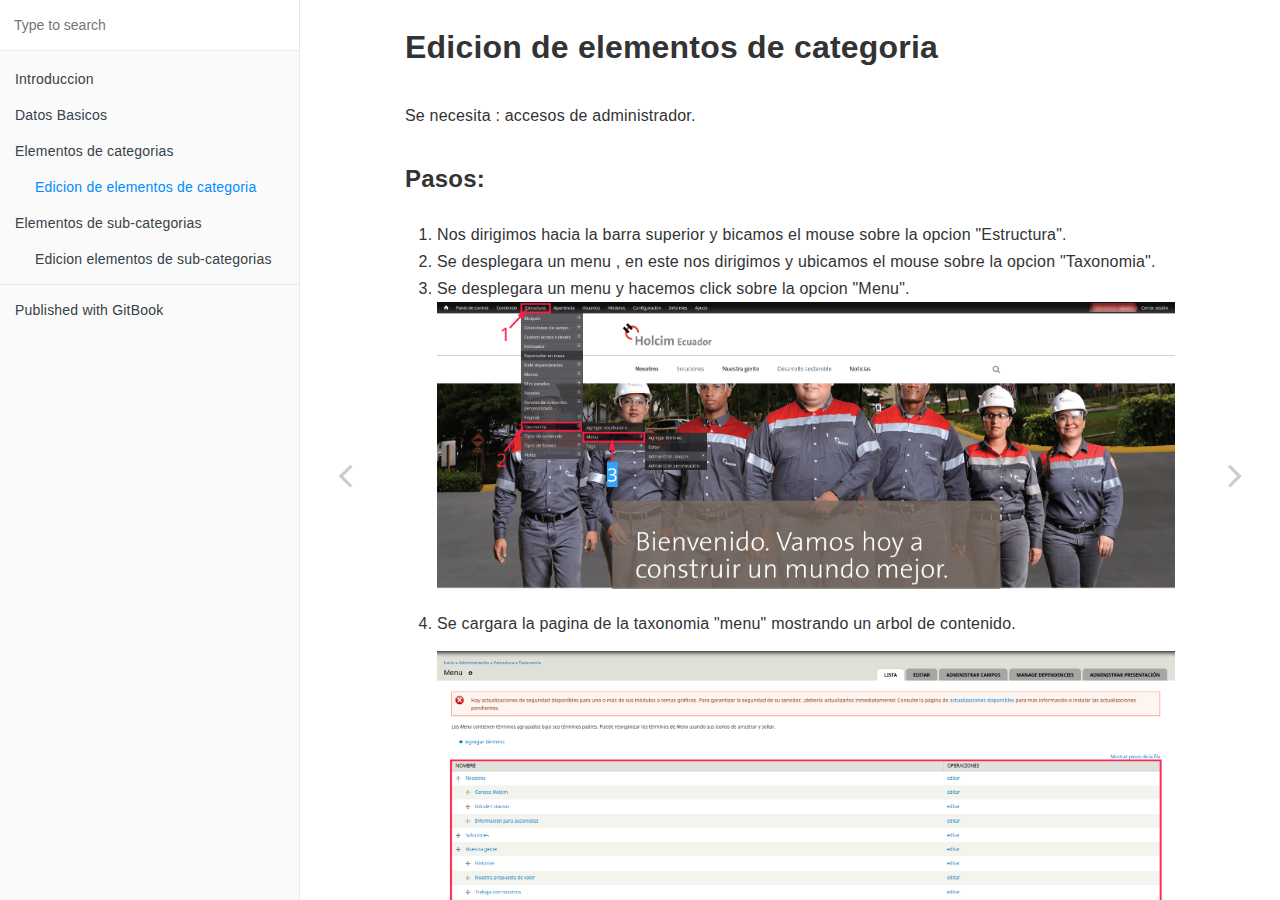
<file: edicion-intro-de-categoria/edicion-de-elementos-de-categoria.html>
<!DOCTYPE HTML>
<html lang="" >
    <head>
        <meta charset="UTF-8">
        <meta content="text/html; charset=utf-8" http-equiv="Content-Type">
        <title>Edicion de elementos de categoria · GitBook</title>
        <meta http-equiv="X-UA-Compatible" content="IE=edge" />
        <meta name="description" content="">
        <meta name="generator" content="GitBook 3.2.3">
        
        
        
    
    <link rel="stylesheet" href="../gitbook/style.css">

    
            
                
                <link rel="stylesheet" href="../gitbook/gitbook-plugin-fancybox/jquery.fancybox.css">
                
            
                
                <link rel="stylesheet" href="../gitbook/gitbook-plugin-fancybox/jquery.fancybox-buttons.css">
                
            
                
                <link rel="stylesheet" href="../gitbook/gitbook-plugin-highlight/website.css">
                
            
                
                <link rel="stylesheet" href="../gitbook/gitbook-plugin-search/search.css">
                
            
                
                <link rel="stylesheet" href="../gitbook/gitbook-plugin-fontsettings/website.css">
                
            
        

    

    
        
    
        
    
        
    
        
    
        
    
        
        <link rel="stylesheet" href="../styles/website.css">
        
    

        
    
    
    <meta name="HandheldFriendly" content="true"/>
    <meta name="viewport" content="width=device-width, initial-scale=1, user-scalable=no">
    <meta name="apple-mobile-web-app-capable" content="yes">
    <meta name="apple-mobile-web-app-status-bar-style" content="black">
    <link rel="apple-touch-icon-precomposed" sizes="152x152" href="../gitbook/images/apple-touch-icon-precomposed-152.png">
    <link rel="shortcut icon" href="../gitbook/images/favicon.ico" type="image/x-icon">

    
    <link rel="next" href="../elementos-de-sub-categorias.html" />
    
    
    <link rel="prev" href="../edicion-intro-de-categoria.html" />
    

    </head>
    <body>
        
<div class="book">
    <div class="book-summary">
        
            
<div id="book-search-input" role="search">
    <input type="text" placeholder="Type to search" />
</div>

            
                <nav role="navigation">
                


<ul class="summary">
    
    

    

    
        
        
    
        <li class="chapter " data-level="1.1" data-path="../">
            
                <a href="../">
            
                    
                    Introduccion
            
                </a>
            

            
        </li>
    
        <li class="chapter " data-level="1.2" data-path="../chapter1.html">
            
                <a href="../chapter1.html">
            
                    
                    Datos Basicos
            
                </a>
            

            
        </li>
    
        <li class="chapter " data-level="1.3" data-path="../edicion-intro-de-categoria.html">
            
                <a href="../edicion-intro-de-categoria.html">
            
                    
                    Elementos de categorias
            
                </a>
            

            
            <ul class="articles">
                
    
        <li class="chapter active" data-level="1.3.1" data-path="edicion-de-elementos-de-categoria.html">
            
                <a href="edicion-de-elementos-de-categoria.html">
            
                    
                    Edicion de elementos de categoria
            
                </a>
            

            
        </li>
    

            </ul>
            
        </li>
    
        <li class="chapter " data-level="1.4" data-path="../elementos-de-sub-categorias.html">
            
                <a href="../elementos-de-sub-categorias.html">
            
                    
                    Elementos de sub-categorias
            
                </a>
            

            
            <ul class="articles">
                
    
        <li class="chapter " data-level="1.4.1" data-path="../elementos-de-sub-categorias/edicion-elementos-de-categorias.html">
            
                <a href="../elementos-de-sub-categorias/edicion-elementos-de-categorias.html">
            
                    
                    Edicion elementos de sub-categorias
            
                </a>
            

            
        </li>
    

            </ul>
            
        </li>
    

    

    <li class="divider"></li>

    <li>
        <a href="https://www.gitbook.com" target="blank" class="gitbook-link">
            Published with GitBook
        </a>
    </li>
</ul>


                </nav>
            
        
    </div>

    <div class="book-body">
        
            <div class="body-inner">
                
                    

<div class="book-header" role="navigation">
    

    <!-- Title -->
    <h1>
        <i class="fa fa-circle-o-notch fa-spin"></i>
        <a href=".." >Edicion de elementos de categoria</a>
    </h1>
</div>




                    <div class="page-wrapper" tabindex="-1" role="main">
                        <div class="page-inner">
                            
<div id="book-search-results">
    <div class="search-noresults">
    
                                <section class="normal markdown-section">
                                
                                <h1 id="edicion-de-elementos-de-categoria">Edicion de elementos de categoria</h1>
<p>Se necesita : accesos de administrador.</p>
<h3 id="pasos">Pasos:</h3>
<ol>
<li>Nos dirigimos hacia la barra superior y bicamos el mouse sobre la opcion &quot;Estructura&quot;.</li>
<li>Se desplegara un menu , en este nos dirigimos y ubicamos el mouse sobre la opcion &quot;Taxonomia&quot;.</li>
<li><p>Se desplegara un menu y hacemos click sobre la opcion &quot;Menu&quot;.<br>     <a href="../assets/DeepinScreenshot_select-area_20170926224647.png" rel="grouped" title="" target="_self" class="fancybox">
       <img src="../assets/DeepinScreenshot_select-area_20170926224647.png" alt="">
     </a></p>
</li>
<li><p>Se cargara la pagina de la taxonomia &quot;menu&quot; mostrando un arbol de contenido.</p>
<p>     <a href="../assets/DeepinScreenshot_select-area_20170927000036.png" rel="grouped" title="" target="_self" class="fancybox">
       <img src="../assets/DeepinScreenshot_select-area_20170927000036.png" alt="">
     </a></p>
</li>
<li><p>Las categorias se encuentran en el primer nivel , para editarlas hacer click en el vinculo &quot;editar&quot; ubicado del lado derecho de cada categoria.</p>
<p>     <a href="../assets/DeepinScreenshot_select-area_20170927000423.png" rel="grouped" title="" target="_self" class="fancybox">
       <img src="../assets/DeepinScreenshot_select-area_20170927000423.png" alt="">
     </a></p>
</li>
<li><p>Se cargara la pagina de edicion de la categoria con los campo que pueden ser editados.</p>
<p>     <a href="../assets/DeepinScreenshot_select-area_20170927001103.png" rel="grouped" title="" target="_self" class="fancybox">
       <img src="../assets/DeepinScreenshot_select-area_20170927001103.png" alt="">
     </a></p>
<p>     <a href="../assets/DeepinScreenshot_select-area_20170927001306.png" rel="grouped" title="" target="_self" class="fancybox">
       <img src="../assets/DeepinScreenshot_select-area_20170927001306.png" alt="">
     </a></p>
</li>
<li><p>Se realizan las ediciones necesarias y para finalizar se hace click en el boton &quot;Guardar&quot;  ubicado al final de la pagina.</p>
<p>     <a href="../assets/DeepinScreenshot_select-area_20170927001642.png" rel="grouped" title="" target="_self" class="fancybox">
       <img src="../assets/DeepinScreenshot_select-area_20170927001642.png" alt="">
     </a></p>
</li>
</ol>

                                
                                </section>
                            
    </div>
    <div class="search-results">
        <div class="has-results">
            
            <h1 class="search-results-title"><span class='search-results-count'></span> results matching "<span class='search-query'></span>"</h1>
            <ul class="search-results-list"></ul>
            
        </div>
        <div class="no-results">
            
            <h1 class="search-results-title">No results matching "<span class='search-query'></span>"</h1>
            
        </div>
    </div>
</div>

                        </div>
                    </div>
                
            </div>

            
                
                <a href="../edicion-intro-de-categoria.html" class="navigation navigation-prev " aria-label="Previous page: Elementos de categorias">
                    <i class="fa fa-angle-left"></i>
                </a>
                
                
                <a href="../elementos-de-sub-categorias.html" class="navigation navigation-next " aria-label="Next page: Elementos de sub-categorias">
                    <i class="fa fa-angle-right"></i>
                </a>
                
            
        
    </div>

    <script>
        var gitbook = gitbook || [];
        gitbook.push(function() {
            gitbook.page.hasChanged({"page":{"title":"Edicion de elementos de categoria","level":"1.3.1","depth":2,"next":{"title":"Elementos de sub-categorias","level":"1.4","depth":1,"path":"elementos-de-sub-categorias.md","ref":"elementos-de-sub-categorias.md","articles":[{"title":"Edicion elementos de sub-categorias","level":"1.4.1","depth":2,"path":"elementos-de-sub-categorias/edicion-elementos-de-categorias.md","ref":"elementos-de-sub-categorias/edicion-elementos-de-categorias.md","articles":[]}]},"previous":{"title":"Elementos de categorias","level":"1.3","depth":1,"path":"edicion-intro-de-categoria.md","ref":"edicion-intro-de-categoria.md","articles":[{"title":"Edicion de elementos de categoria","level":"1.3.1","depth":2,"path":"edicion-intro-de-categoria/edicion-de-elementos-de-categoria.md","ref":"edicion-intro-de-categoria/edicion-de-elementos-de-categoria.md","articles":[]}]},"dir":"ltr"},"config":{"gitbook":"*","theme":"default","variables":{"logo":"assets/Logo-Holcim-Ecuador.png"},"plugins":["theme-default","fancybox"],"pluginsConfig":{"fancybox":{"helpers":{"buttons":{}}},"highlight":{},"search":{},"lunr":{"maxIndexSize":1000000,"ignoreSpecialCharacters":false},"sharing":{"facebook":true,"twitter":true,"google":false,"weibo":false,"instapaper":false,"vk":false,"all":["facebook","google","twitter","weibo","instapaper"]},"fontsettings":{"theme":"white","family":"sans","size":2},"theme-default":{"showLevel":false,"styles":{"ebook":"styles/ebook.css","epub":"styles/epub.css","mobi":"styles/mobi.css","pdf":"styles/pdf.css","print":"styles/print.css","website":"styles/website.css"}}},"structure":{"langs":"LANGS.md","readme":"README.md","glossary":"GLOSSARY.md","summary":"SUMMARY.md"},"pdf":{"pageNumbers":true,"fontSize":12,"fontFamily":"Arial","paperSize":"a4","chapterMark":"pagebreak","pageBreaksBefore":"/","margin":{"right":62,"left":62,"top":56,"bottom":56}},"styles":{"ebook":"styles/ebook.css","epub":"styles/epub.css","mobi":"styles/mobi.css","pdf":"styles/pdf.css","print":"styles/print.css","website":"styles/website.css"}},"file":{"path":"edicion-intro-de-categoria/edicion-de-elementos-de-categoria.md","mtime":"2017-09-27T05:38:28.252Z","type":"markdown"},"gitbook":{"version":"3.2.3","time":"2017-09-27T05:52:22.023Z"},"basePath":"..","book":{"language":""}});
        });
    </script>
</div>

        
    <script src="../gitbook/gitbook.js"></script>
    <script src="../gitbook/theme.js"></script>
    
        
        <script src="../gitbook/gitbook-plugin-fancybox/jquery.min.js"></script>
        
    
        
        <script src="../gitbook/gitbook-plugin-fancybox/jquery.mousewheel.pack.js"></script>
        
    
        
        <script src="../gitbook/gitbook-plugin-fancybox/jquery.fancybox.pack.js"></script>
        
    
        
        <script src="../gitbook/gitbook-plugin-fancybox/jquery.fancybox-buttons.js"></script>
        
    
        
        <script src="../gitbook/gitbook-plugin-fancybox/plugin.js"></script>
        
    
        
        <script src="../gitbook/gitbook-plugin-search/search-engine.js"></script>
        
    
        
        <script src="../gitbook/gitbook-plugin-search/search.js"></script>
        
    
        
        <script src="../gitbook/gitbook-plugin-lunr/lunr.min.js"></script>
        
    
        
        <script src="../gitbook/gitbook-plugin-lunr/search-lunr.js"></script>
        
    
        
        <script src="../gitbook/gitbook-plugin-sharing/buttons.js"></script>
        
    
        
        <script src="../gitbook/gitbook-plugin-fontsettings/fontsettings.js"></script>
        
    

    </body>
</html>
</file>
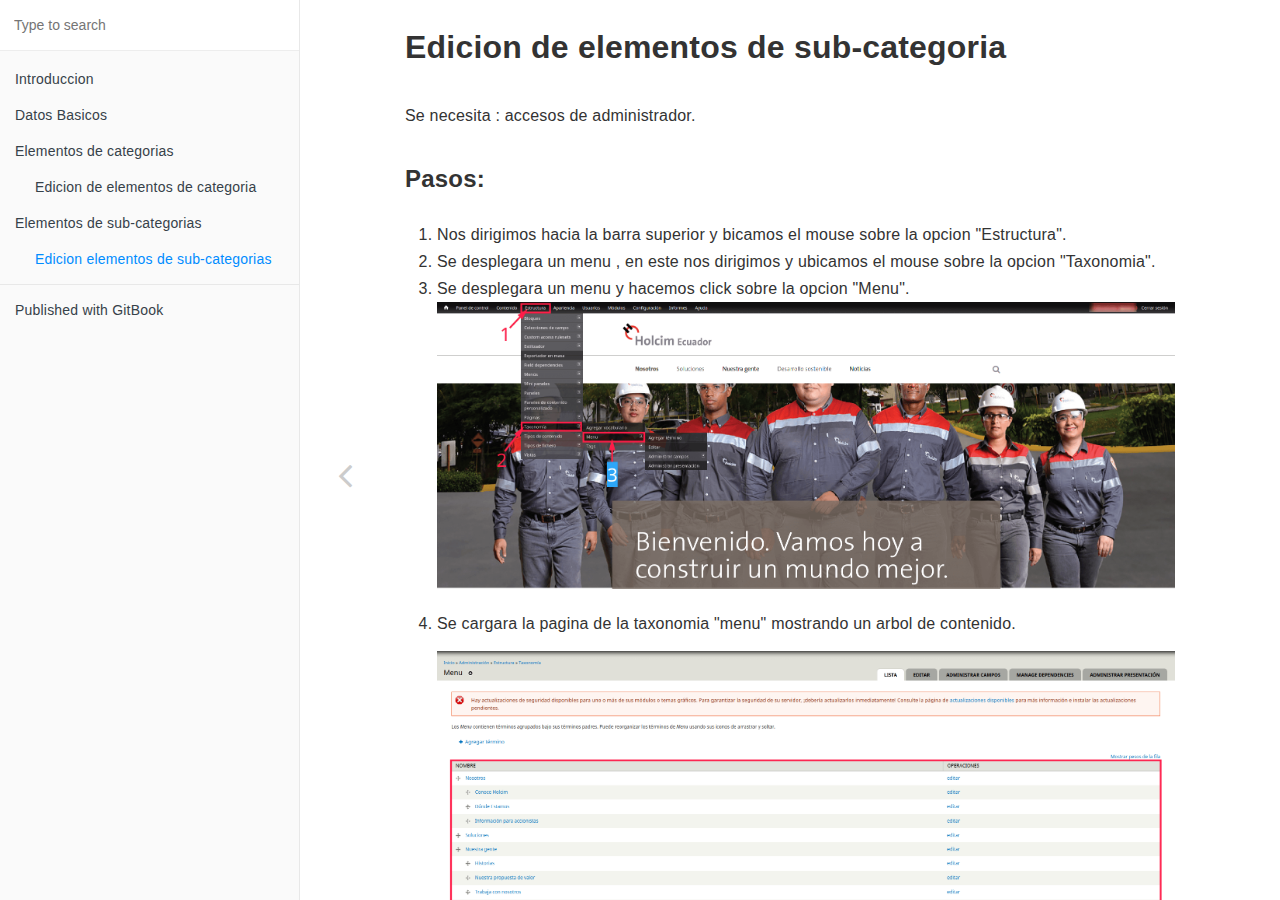
<file: elementos-de-sub-categorias/edicion-elementos-de-categorias.html>
<!DOCTYPE HTML>
<html lang="" >
    <head>
        <meta charset="UTF-8">
        <meta content="text/html; charset=utf-8" http-equiv="Content-Type">
        <title>Edicion elementos de sub-categorias · GitBook</title>
        <meta http-equiv="X-UA-Compatible" content="IE=edge" />
        <meta name="description" content="">
        <meta name="generator" content="GitBook 3.2.3">
        
        
        
    
    <link rel="stylesheet" href="../gitbook/style.css">

    
            
                
                <link rel="stylesheet" href="../gitbook/gitbook-plugin-fancybox/jquery.fancybox.css">
                
            
                
                <link rel="stylesheet" href="../gitbook/gitbook-plugin-fancybox/jquery.fancybox-buttons.css">
                
            
                
                <link rel="stylesheet" href="../gitbook/gitbook-plugin-highlight/website.css">
                
            
                
                <link rel="stylesheet" href="../gitbook/gitbook-plugin-search/search.css">
                
            
                
                <link rel="stylesheet" href="../gitbook/gitbook-plugin-fontsettings/website.css">
                
            
        

    

    
        
    
        
    
        
    
        
    
        
    
        
        <link rel="stylesheet" href="../styles/website.css">
        
    

        
    
    
    <meta name="HandheldFriendly" content="true"/>
    <meta name="viewport" content="width=device-width, initial-scale=1, user-scalable=no">
    <meta name="apple-mobile-web-app-capable" content="yes">
    <meta name="apple-mobile-web-app-status-bar-style" content="black">
    <link rel="apple-touch-icon-precomposed" sizes="152x152" href="../gitbook/images/apple-touch-icon-precomposed-152.png">
    <link rel="shortcut icon" href="../gitbook/images/favicon.ico" type="image/x-icon">

    
    
    <link rel="prev" href="../elementos-de-sub-categorias.html" />
    

    </head>
    <body>
        
<div class="book">
    <div class="book-summary">
        
            
<div id="book-search-input" role="search">
    <input type="text" placeholder="Type to search" />
</div>

            
                <nav role="navigation">
                


<ul class="summary">
    
    

    

    
        
        
    
        <li class="chapter " data-level="1.1" data-path="../">
            
                <a href="../">
            
                    
                    Introduccion
            
                </a>
            

            
        </li>
    
        <li class="chapter " data-level="1.2" data-path="../chapter1.html">
            
                <a href="../chapter1.html">
            
                    
                    Datos Basicos
            
                </a>
            

            
        </li>
    
        <li class="chapter " data-level="1.3" data-path="../edicion-intro-de-categoria.html">
            
                <a href="../edicion-intro-de-categoria.html">
            
                    
                    Elementos de categorias
            
                </a>
            

            
            <ul class="articles">
                
    
        <li class="chapter " data-level="1.3.1" data-path="../edicion-intro-de-categoria/edicion-de-elementos-de-categoria.html">
            
                <a href="../edicion-intro-de-categoria/edicion-de-elementos-de-categoria.html">
            
                    
                    Edicion de elementos de categoria
            
                </a>
            

            
        </li>
    

            </ul>
            
        </li>
    
        <li class="chapter " data-level="1.4" data-path="../elementos-de-sub-categorias.html">
            
                <a href="../elementos-de-sub-categorias.html">
            
                    
                    Elementos de sub-categorias
            
                </a>
            

            
            <ul class="articles">
                
    
        <li class="chapter active" data-level="1.4.1" data-path="edicion-elementos-de-categorias.html">
            
                <a href="edicion-elementos-de-categorias.html">
            
                    
                    Edicion elementos de sub-categorias
            
                </a>
            

            
        </li>
    

            </ul>
            
        </li>
    

    

    <li class="divider"></li>

    <li>
        <a href="https://www.gitbook.com" target="blank" class="gitbook-link">
            Published with GitBook
        </a>
    </li>
</ul>


                </nav>
            
        
    </div>

    <div class="book-body">
        
            <div class="body-inner">
                
                    

<div class="book-header" role="navigation">
    

    <!-- Title -->
    <h1>
        <i class="fa fa-circle-o-notch fa-spin"></i>
        <a href=".." >Edicion elementos de sub-categorias</a>
    </h1>
</div>




                    <div class="page-wrapper" tabindex="-1" role="main">
                        <div class="page-inner">
                            
<div id="book-search-results">
    <div class="search-noresults">
    
                                <section class="normal markdown-section">
                                
                                <h1 id="edicion-de-elementos-de-sub-categoria">Edicion de elementos de sub-categoria</h1>
<p>Se necesita : accesos de administrador.</p>
<h3 id="pasos">Pasos:</h3>
<ol>
<li>Nos dirigimos hacia la barra superior y bicamos el mouse sobre la opcion &quot;Estructura&quot;.</li>
<li>Se desplegara un menu , en este nos dirigimos y ubicamos el mouse sobre la opcion &quot;Taxonomia&quot;.</li>
<li><p>Se desplegara un menu y hacemos click sobre la opcion &quot;Menu&quot;.<br>     <a href="../assets/DeepinScreenshot_select-area_20170926224647.png" rel="grouped" title="" target="_self" class="fancybox">
       <img src="../assets/DeepinScreenshot_select-area_20170926224647.png" alt="">
     </a></p>
</li>
<li><p>Se cargara la pagina de la taxonomia &quot;menu&quot; mostrando un arbol de contenido.</p>
<p>     <a href="../assets/DeepinScreenshot_select-area_20170927000036.png" rel="grouped" title="" target="_self" class="fancybox">
       <img src="../assets/DeepinScreenshot_select-area_20170927000036.png" alt="">
     </a></p>
</li>
<li><p>Las sub-categorias se encuentran en el segundo nivel . Para editarlas hacer click en el vinculo &quot;editar&quot; ubicado del lado derecho de cada categoria.</p>
<p>     <a href="../assets/DeepinScreenshot_select-area_20170927004252.png" rel="grouped" title="" target="_self" class="fancybox">
       <img src="../assets/DeepinScreenshot_select-area_20170927004252.png" alt="">
     </a></p>
</li>
<li><p>Se cargara la pagina de edicion de la sub-categoria con los campo que pueden ser editados.</p>
<p>     <a href="../assets/DeepinScreenshot_select-area_20170927004641.png" rel="grouped" title="" target="_self" class="fancybox">
       <img src="../assets/DeepinScreenshot_select-area_20170927004641.png" alt="">
     </a></p>
<p>     <a href="../assets/DeepinScreenshot_select-area_20170927004733.png" rel="grouped" title="" target="_self" class="fancybox">
       <img src="../assets/DeepinScreenshot_select-area_20170927004733.png" alt="">
     </a></p>
</li>
<li><p>Se realizan las ediciones necesarias y para finalizar se hace click en el boton &quot;Guardar&quot; ubicado al final de la pagina.  </p>
<p>     <a href="../assets/DeepinScreenshot_select-area_20170927004916.png" rel="grouped" title="" target="_self" class="fancybox">
       <img src="../assets/DeepinScreenshot_select-area_20170927004916.png" alt="">
     </a></p>
</li>
</ol>

                                
                                </section>
                            
    </div>
    <div class="search-results">
        <div class="has-results">
            
            <h1 class="search-results-title"><span class='search-results-count'></span> results matching "<span class='search-query'></span>"</h1>
            <ul class="search-results-list"></ul>
            
        </div>
        <div class="no-results">
            
            <h1 class="search-results-title">No results matching "<span class='search-query'></span>"</h1>
            
        </div>
    </div>
</div>

                        </div>
                    </div>
                
            </div>

            
                
                <a href="../elementos-de-sub-categorias.html" class="navigation navigation-prev navigation-unique" aria-label="Previous page: Elementos de sub-categorias">
                    <i class="fa fa-angle-left"></i>
                </a>
                
                
            
        
    </div>

    <script>
        var gitbook = gitbook || [];
        gitbook.push(function() {
            gitbook.page.hasChanged({"page":{"title":"Edicion elementos de sub-categorias","level":"1.4.1","depth":2,"previous":{"title":"Elementos de sub-categorias","level":"1.4","depth":1,"path":"elementos-de-sub-categorias.md","ref":"elementos-de-sub-categorias.md","articles":[{"title":"Edicion elementos de sub-categorias","level":"1.4.1","depth":2,"path":"elementos-de-sub-categorias/edicion-elementos-de-categorias.md","ref":"elementos-de-sub-categorias/edicion-elementos-de-categorias.md","articles":[]}]},"dir":"ltr"},"config":{"gitbook":"*","theme":"default","variables":{"logo":"assets/Logo-Holcim-Ecuador.png"},"plugins":["theme-default","fancybox"],"pluginsConfig":{"fancybox":{"helpers":{"buttons":{}}},"highlight":{},"search":{},"lunr":{"maxIndexSize":1000000,"ignoreSpecialCharacters":false},"sharing":{"facebook":true,"twitter":true,"google":false,"weibo":false,"instapaper":false,"vk":false,"all":["facebook","google","twitter","weibo","instapaper"]},"fontsettings":{"theme":"white","family":"sans","size":2},"theme-default":{"showLevel":false,"styles":{"ebook":"styles/ebook.css","epub":"styles/epub.css","mobi":"styles/mobi.css","pdf":"styles/pdf.css","print":"styles/print.css","website":"styles/website.css"}}},"structure":{"langs":"LANGS.md","readme":"README.md","glossary":"GLOSSARY.md","summary":"SUMMARY.md"},"pdf":{"pageNumbers":true,"fontSize":12,"fontFamily":"Arial","paperSize":"a4","chapterMark":"pagebreak","pageBreaksBefore":"/","margin":{"right":62,"left":62,"top":56,"bottom":56}},"styles":{"ebook":"styles/ebook.css","epub":"styles/epub.css","mobi":"styles/mobi.css","pdf":"styles/pdf.css","print":"styles/print.css","website":"styles/website.css"}},"file":{"path":"elementos-de-sub-categorias/edicion-elementos-de-categorias.md","mtime":"2017-09-27T05:49:40.904Z","type":"markdown"},"gitbook":{"version":"3.2.3","time":"2017-09-27T05:52:22.023Z"},"basePath":"..","book":{"language":""}});
        });
    </script>
</div>

        
    <script src="../gitbook/gitbook.js"></script>
    <script src="../gitbook/theme.js"></script>
    
        
        <script src="../gitbook/gitbook-plugin-fancybox/jquery.min.js"></script>
        
    
        
        <script src="../gitbook/gitbook-plugin-fancybox/jquery.mousewheel.pack.js"></script>
        
    
        
        <script src="../gitbook/gitbook-plugin-fancybox/jquery.fancybox.pack.js"></script>
        
    
        
        <script src="../gitbook/gitbook-plugin-fancybox/jquery.fancybox-buttons.js"></script>
        
    
        
        <script src="../gitbook/gitbook-plugin-fancybox/plugin.js"></script>
        
    
        
        <script src="../gitbook/gitbook-plugin-search/search-engine.js"></script>
        
    
        
        <script src="../gitbook/gitbook-plugin-search/search.js"></script>
        
    
        
        <script src="../gitbook/gitbook-plugin-lunr/lunr.min.js"></script>
        
    
        
        <script src="../gitbook/gitbook-plugin-lunr/search-lunr.js"></script>
        
    
        
        <script src="../gitbook/gitbook-plugin-sharing/buttons.js"></script>
        
    
        
        <script src="../gitbook/gitbook-plugin-fontsettings/fontsettings.js"></script>
        
    

    </body>
</html>
</file>
<file: gitbook/gitbook-plugin-highlight/website.css>
.book .book-body .page-wrapper .page-inner section.normal pre,
.book .book-body .page-wrapper .page-inner section.normal code {
  /* http://jmblog.github.com/color-themes-for-google-code-highlightjs */
  /* Tomorrow Comment */
  /* Tomorrow Red */
  /* Tomorrow Orange */
  /* Tomorrow Yellow */
  /* Tomorrow Green */
  /* Tomorrow Aqua */
  /* Tomorrow Blue */
  /* Tomorrow Purple */
}
.book .book-body .page-wrapper .page-inner section.normal pre .hljs-comment,
.book .book-body .page-wrapper .page-inner section.normal code .hljs-comment,
.book .book-body .page-wrapper .page-inner section.normal pre .hljs-title,
.book .book-body .page-wrapper .page-inner section.normal code .hljs-title {
  color: #8e908c;
}
.book .book-body .page-wrapper .page-inner section.normal pre .hljs-variable,
.book .book-body .page-wrapper .page-inner section.normal code .hljs-variable,
.book .book-body .page-wrapper .page-inner section.normal pre .hljs-attribute,
.book .book-body .page-wrapper .page-inner section.normal code .hljs-attribute,
.book .book-body .page-wrapper .page-inner section.normal pre .hljs-tag,
.book .book-body .page-wrapper .page-inner section.normal code .hljs-tag,
.book .book-body .page-wrapper .page-inner section.normal pre .hljs-regexp,
.book .book-body .page-wrapper .page-inner section.normal code .hljs-regexp,
.book .book-body .page-wrapper .page-inner section.normal pre .hljs-deletion,
.book .book-body .page-wrapper .page-inner section.normal code .hljs-deletion,
.book .book-body .page-wrapper .page-inner section.normal pre .ruby .hljs-constant,
.book .book-body .page-wrapper .page-inner section.normal code .ruby .hljs-constant,
.book .book-body .page-wrapper .page-inner section.normal pre .xml .hljs-tag .hljs-title,
.book .book-body .page-wrapper .page-inner section.normal code .xml .hljs-tag .hljs-title,
.book .book-body .page-wrapper .page-inner section.normal pre .xml .hljs-pi,
.book .book-body .page-wrapper .page-inner section.normal code .xml .hljs-pi,
.book .book-body .page-wrapper .page-inner section.normal pre .xml .hljs-doctype,
.book .book-body .page-wrapper .page-inner section.normal code .xml .hljs-doctype,
.book .book-body .page-wrapper .page-inner section.normal pre .html .hljs-doctype,
.book .book-body .page-wrapper .page-inner section.normal code .html .hljs-doctype,
.book .book-body .page-wrapper .page-inner section.normal pre .css .hljs-id,
.book .book-body .page-wrapper .page-inner section.normal code .css .hljs-id,
.book .book-body .page-wrapper .page-inner section.normal pre .css .hljs-class,
.book .book-body .page-wrapper .page-inner section.normal code .css .hljs-class,
.book .book-body .page-wrapper .page-inner section.normal pre .css .hljs-pseudo,
.book .book-body .page-wrapper .page-inner section.normal code .css .hljs-pseudo {
  color: #c82829;
}
.book .book-body .page-wrapper .page-inner section.normal pre .hljs-number,
.book .book-body .page-wrapper .page-inner section.normal code .hljs-number,
.book .book-body .page-wrapper .page-inner section.normal pre .hljs-preprocessor,
.book .book-body .page-wrapper .page-inner section.normal code .hljs-preprocessor,
.book .book-body .page-wrapper .page-inner section.normal pre .hljs-pragma,
.book .book-body .page-wrapper .page-inner section.normal code .hljs-pragma,
.book .book-body .page-wrapper .page-inner section.normal pre .hljs-built_in,
.book .book-body .page-wrapper .page-inner section.normal code .hljs-built_in,
.book .book-body .page-wrapper .page-inner section.normal pre .hljs-literal,
.book .book-body .page-wrapper .page-inner section.normal code .hljs-literal,
.book .book-body .page-wrapper .page-inner section.normal pre .hljs-params,
.book .book-body .page-wrapper .page-inner section.normal code .hljs-params,
.book .book-body .page-wrapper .page-inner section.normal pre .hljs-constant,
.book .book-body .page-wrapper .page-inner section.normal code .hljs-constant {
  color: #f5871f;
}
.book .book-body .page-wrapper .page-inner section.normal pre .ruby .hljs-class .hljs-title,
.book .book-body .page-wrapper .page-inner section.normal code .ruby .hljs-class .hljs-title,
.book .book-body .page-wrapper .page-inner section.normal pre .css .hljs-rules .hljs-attribute,
.book .book-body .page-wrapper .page-inner section.normal code .css .hljs-rules .hljs-attribute {
  color: #eab700;
}
.book .book-body .page-wrapper .page-inner section.normal pre .hljs-string,
.book .book-body .page-wrapper .page-inner section.normal code .hljs-string,
.book .book-body .page-wrapper .page-inner section.normal pre .hljs-value,
.book .book-body .page-wrapper .page-inner section.normal code .hljs-value,
.book .book-body .page-wrapper .page-inner section.normal pre .hljs-inheritance,
.book .book-body .page-wrapper .page-inner section.normal code .hljs-inheritance,
.book .book-body .page-wrapper .page-inner section.normal pre .hljs-header,
.book .book-body .page-wrapper .page-inner section.normal code .hljs-header,
.book .book-body .page-wrapper .page-inner section.normal pre .hljs-addition,
.book .book-body .page-wrapper .page-inner section.normal code .hljs-addition,
.book .book-body .page-wrapper .page-inner section.normal pre .ruby .hljs-symbol,
.book .book-body .page-wrapper .page-inner section.normal code .ruby .hljs-symbol,
.book .book-body .page-wrapper .page-inner section.normal pre .xml .hljs-cdata,
.book .book-body .page-wrapper .page-inner section.normal code .xml .hljs-cdata {
  color: #718c00;
}
.book .book-body .page-wrapper .page-inner section.normal pre .css .hljs-hexcolor,
.book .book-body .page-wrapper .page-inner section.normal code .css .hljs-hexcolor {
  color: #3e999f;
}
.book .book-body .page-wrapper .page-inner section.normal pre .hljs-function,
.book .book-body .page-wrapper .page-inner section.normal code .hljs-function,
.book .book-body .page-wrapper .page-inner section.normal pre .python .hljs-decorator,
.book .book-body .page-wrapper .page-inner section.normal code .python .hljs-decorator,
.book .book-body .page-wrapper .page-inner section.normal pre .python .hljs-title,
.book .book-body .page-wrapper .page-inner section.normal code .python .hljs-title,
.book .book-body .page-wrapper .page-inner section.normal pre .ruby .hljs-function .hljs-title,
.book .book-body .page-wrapper .page-inner section.normal code .ruby .hljs-function .hljs-title,
.book .book-body .page-wrapper .page-inner section.normal pre .ruby .hljs-title .hljs-keyword,
.book .book-body .page-wrapper .page-inner section.normal code .ruby .hljs-title .hljs-keyword,
.book .book-body .page-wrapper .page-inner section.normal pre .perl .hljs-sub,
.book .book-body .page-wrapper .page-inner section.normal code .perl .hljs-sub,
.book .book-body .page-wrapper .page-inner section.normal pre .javascript .hljs-title,
.book .book-body .page-wrapper .page-inner section.normal code .javascript .hljs-title,
.book .book-body .page-wrapper .page-inner section.normal pre .coffeescript .hljs-title,
.book .book-body .page-wrapper .page-inner section.normal code .coffeescript .hljs-title {
  color: #4271ae;
}
.book .book-body .page-wrapper .page-inner section.normal pre .hljs-keyword,
.book .book-body .page-wrapper .page-inner section.normal code .hljs-keyword,
.book .book-body .page-wrapper .page-inner section.normal pre .javascript .hljs-function,
.book .book-body .page-wrapper .page-inner section.normal code .javascript .hljs-function {
  color: #8959a8;
}
.book .book-body .page-wrapper .page-inner section.normal pre .hljs,
.book .book-body .page-wrapper .page-inner section.normal code .hljs {
  display: block;
  background: white;
  color: #4d4d4c;
  padding: 0.5em;
}
.book .book-body .page-wrapper .page-inner section.normal pre .coffeescript .javascript,
.book .book-body .page-wrapper .page-inner section.normal code .coffeescript .javascript,
.book .book-body .page-wrapper .page-inner section.normal pre .javascript .xml,
.book .book-body .page-wrapper .page-inner section.normal code .javascript .xml,
.book .book-body .page-wrapper .page-inner section.normal pre .tex .hljs-formula,
.book .book-body .page-wrapper .page-inner section.normal code .tex .hljs-formula,
.book .book-body .page-wrapper .page-inner section.normal pre .xml .javascript,
.book .book-body .page-wrapper .page-inner section.normal code .xml .javascript,
.book .book-body .page-wrapper .page-inner section.normal pre .xml .vbscript,
.book .book-body .page-wrapper .page-inner section.normal code .xml .vbscript,
.book .book-body .page-wrapper .page-inner section.normal pre .xml .css,
.book .book-body .page-wrapper .page-inner section.normal code .xml .css,
.book .book-body .page-wrapper .page-inner section.normal pre .xml .hljs-cdata,
.book .book-body .page-wrapper .page-inner section.normal code .xml .hljs-cdata {
  opacity: 0.5;
}
.book.color-theme-1 .book-body .page-wrapper .page-inner section.normal pre,
.book.color-theme-1 .book-body .page-wrapper .page-inner section.normal code {
  /*

Orginal Style from ethanschoonover.com/solarized (c) Jeremy Hull <sourdrums@gmail.com>

*/
  /* Solarized Green */
  /* Solarized Cyan */
  /* Solarized Blue */
  /* Solarized Yellow */
  /* Solarized Orange */
  /* Solarized Red */
  /* Solarized Violet */
}
.book.color-theme-1 .book-body .page-wrapper .page-inner section.normal pre .hljs,
.book.color-theme-1 .book-body .page-wrapper .page-inner section.normal code .hljs {
  display: block;
  padding: 0.5em;
  background: #fdf6e3;
  color: #657b83;
}
.book.color-theme-1 .book-body .page-wrapper .page-inner section.normal pre .hljs-comment,
.book.color-theme-1 .book-body .page-wrapper .page-inner section.normal code .hljs-comment,
.book.color-theme-1 .book-body .page-wrapper .page-inner section.normal pre .hljs-template_comment,
.book.color-theme-1 .book-body .page-wrapper .page-inner section.normal code .hljs-template_comment,
.book.color-theme-1 .book-body .page-wrapper .page-inner section.normal pre .diff .hljs-header,
.book.color-theme-1 .book-body .page-wrapper .page-inner section.normal code .diff .hljs-header,
.book.color-theme-1 .book-body .page-wrapper .page-inner section.normal pre .hljs-doctype,
.book.color-theme-1 .book-body .page-wrapper .page-inner section.normal code .hljs-doctype,
.book.color-theme-1 .book-body .page-wrapper .page-inner section.normal pre .hljs-pi,
.book.color-theme-1 .book-body .page-wrapper .page-inner section.normal code .hljs-pi,
.book.color-theme-1 .book-body .page-wrapper .page-inner section.normal pre .lisp .hljs-string,
.book.color-theme-1 .book-body .page-wrapper .page-inner section.normal code .lisp .hljs-string,
.book.color-theme-1 .book-body .page-wrapper .page-inner section.normal pre .hljs-javadoc,
.book.color-theme-1 .book-body .page-wrapper .page-inner section.normal code .hljs-javadoc {
  color: #93a1a1;
}
.book.color-theme-1 .book-body .page-wrapper .page-inner section.normal pre .hljs-keyword,
.book.color-theme-1 .book-body .page-wrapper .page-inner section.normal code .hljs-keyword,
.book.color-theme-1 .book-body .page-wrapper .page-inner section.normal pre .hljs-winutils,
.book.color-theme-1 .book-body .page-wrapper .page-inner section.normal code .hljs-winutils,
.book.color-theme-1 .book-body .page-wrapper .page-inner section.normal pre .method,
.book.color-theme-1 .book-body .page-wrapper .page-inner section.normal code .method,
.book.color-theme-1 .book-body .page-wrapper .page-inner section.normal pre .hljs-addition,
.book.color-theme-1 .book-body .page-wrapper .page-inner section.normal code .hljs-addition,
.book.color-theme-1 .book-body .page-wrapper .page-inner section.normal pre .css .hljs-tag,
.book.color-theme-1 .book-body .page-wrapper .page-inner section.normal code .css .hljs-tag,
.book.color-theme-1 .book-body .page-wrapper .page-inner section.normal pre .hljs-request,
.book.color-theme-1 .book-body .page-wrapper .page-inner section.normal code .hljs-request,
.book.color-theme-1 .book-body .page-wrapper .page-inner section.normal pre .hljs-status,
.book.color-theme-1 .book-body .page-wrapper .page-inner section.normal code .hljs-status,
.book.color-theme-1 .book-body .page-wrapper .page-inner section.normal pre .nginx .hljs-title,
.book.color-theme-1 .book-body .page-wrapper .page-inner section.normal code .nginx .hljs-title {
  color: #859900;
}
.book.color-theme-1 .book-body .page-wrapper .page-inner section.normal pre .hljs-number,
.book.color-theme-1 .book-body .page-wrapper .page-inner section.normal code .hljs-number,
.book.color-theme-1 .book-body .page-wrapper .page-inner section.normal pre .hljs-command,
.book.color-theme-1 .book-body .page-wrapper .page-inner section.normal code .hljs-command,
.book.color-theme-1 .book-body .page-wrapper .page-inner section.normal pre .hljs-string,
.book.color-theme-1 .book-body .page-wrapper .page-inner section.normal code .hljs-string,
.book.color-theme-1 .book-body .page-wrapper .page-inner section.normal pre .hljs-tag .hljs-value,
.book.color-theme-1 .book-body .page-wrapper .page-inner section.normal code .hljs-tag .hljs-value,
.book.color-theme-1 .book-body .page-wrapper .page-inner section.normal pre .hljs-rules .hljs-value,
.book.color-theme-1 .book-body .page-wrapper .page-inner section.normal code .hljs-rules .hljs-value,
.book.color-theme-1 .book-body .page-wrapper .page-inner section.normal pre .hljs-phpdoc,
.book.color-theme-1 .book-body .page-wrapper .page-inner section.normal code .hljs-phpdoc,
.book.color-theme-1 .book-body .page-wrapper .page-inner section.normal pre .tex .hljs-formula,
.book.color-theme-1 .book-body .page-wrapper .page-inner section.normal code .tex .hljs-formula,
.book.color-theme-1 .book-body .page-wrapper .page-inner section.normal pre .hljs-regexp,
.book.color-theme-1 .book-body .page-wrapper .page-inner section.normal code .hljs-regexp,
.book.color-theme-1 .book-body .page-wrapper .page-inner section.normal pre .hljs-hexcolor,
.book.color-theme-1 .book-body .page-wrapper .page-inner section.normal code .hljs-hexcolor,
.book.color-theme-1 .book-body .page-wrapper .page-inner section.normal pre .hljs-link_url,
.book.color-theme-1 .book-body .page-wrapper .page-inner section.normal code .hljs-link_url {
  color: #2aa198;
}
.book.color-theme-1 .book-body .page-wrapper .page-inner section.normal pre .hljs-title,
.book.color-theme-1 .book-body .page-wrapper .page-inner section.normal code .hljs-title,
.book.color-theme-1 .book-body .page-wrapper .page-inner section.normal pre .hljs-localvars,
.book.color-theme-1 .book-body .page-wrapper .page-inner section.normal code .hljs-localvars,
.book.color-theme-1 .book-body .page-wrapper .page-inner section.normal pre .hljs-chunk,
.book.color-theme-1 .book-body .page-wrapper .page-inner section.normal code .hljs-chunk,
.book.color-theme-1 .book-body .page-wrapper .page-inner section.normal pre .hljs-decorator,
.book.color-theme-1 .book-body .page-wrapper .page-inner section.normal code .hljs-decorator,
.book.color-theme-1 .book-body .page-wrapper .page-inner section.normal pre .hljs-built_in,
.book.color-theme-1 .book-body .page-wrapper .page-inner section.normal code .hljs-built_in,
.book.color-theme-1 .book-body .page-wrapper .page-inner section.normal pre .hljs-identifier,
.book.color-theme-1 .book-body .page-wrapper .page-inner section.normal code .hljs-identifier,
.book.color-theme-1 .book-body .page-wrapper .page-inner section.normal pre .vhdl .hljs-literal,
.book.color-theme-1 .book-body .page-wrapper .page-inner section.normal code .vhdl .hljs-literal,
.book.color-theme-1 .book-body .page-wrapper .page-inner section.normal pre .hljs-id,
.book.color-theme-1 .book-body .page-wrapper .page-inner section.normal code .hljs-id,
.book.color-theme-1 .book-body .page-wrapper .page-inner section.normal pre .css .hljs-function,
.book.color-theme-1 .book-body .page-wrapper .page-inner section.normal code .css .hljs-function {
  color: #268bd2;
}
.book.color-theme-1 .book-body .page-wrapper .page-inner section.normal pre .hljs-attribute,
.book.color-theme-1 .book-body .page-wrapper .page-inner section.normal code .hljs-attribute,
.book.color-theme-1 .book-body .page-wrapper .page-inner section.normal pre .hljs-variable,
.book.color-theme-1 .book-body .page-wrapper .page-inner section.normal code .hljs-variable,
.book.color-theme-1 .book-body .page-wrapper .page-inner section.normal pre .lisp .hljs-body,
.book.color-theme-1 .book-body .page-wrapper .page-inner section.normal code .lisp .hljs-body,
.book.color-theme-1 .book-body .page-wrapper .page-inner section.normal pre .smalltalk .hljs-number,
.book.color-theme-1 .book-body .page-wrapper .page-inner section.normal code .smalltalk .hljs-number,
.book.color-theme-1 .book-body .page-wrapper .page-inner section.normal pre .hljs-constant,
.book.color-theme-1 .book-body .page-wrapper .page-inner section.normal code .hljs-constant,
.book.color-theme-1 .book-body .page-wrapper .page-inner section.normal pre .hljs-class .hljs-title,
.book.color-theme-1 .book-body .page-wrapper .page-inner section.normal code .hljs-class .hljs-title,
.book.color-theme-1 .book-body .page-wrapper .page-inner section.normal pre .hljs-parent,
.book.color-theme-1 .book-body .page-wrapper .page-inner section.normal code .hljs-parent,
.book.color-theme-1 .book-body .page-wrapper .page-inner section.normal pre .haskell .hljs-type,
.book.color-theme-1 .book-body .page-wrapper .page-inner section.normal code .haskell .hljs-type,
.book.color-theme-1 .book-body .page-wrapper .page-inner section.normal pre .hljs-link_reference,
.book.color-theme-1 .book-body .page-wrapper .page-inner section.normal code .hljs-link_reference {
  color: #b58900;
}
.book.color-theme-1 .book-body .page-wrapper .page-inner section.normal pre .hljs-preprocessor,
.book.color-theme-1 .book-body .page-wrapper .page-inner section.normal code .hljs-preprocessor,
.book.color-theme-1 .book-body .page-wrapper .page-inner section.normal pre .hljs-preprocessor .hljs-keyword,
.book.color-theme-1 .book-body .page-wrapper .page-inner section.normal code .hljs-preprocessor .hljs-keyword,
.book.color-theme-1 .book-body .page-wrapper .page-inner section.normal pre .hljs-pragma,
.book.color-theme-1 .book-body .page-wrapper .page-inner section.normal code .hljs-pragma,
.book.color-theme-1 .book-body .page-wrapper .page-inner section.normal pre .hljs-shebang,
.book.color-theme-1 .book-body .page-wrapper .page-inner section.normal code .hljs-shebang,
.book.color-theme-1 .book-body .page-wrapper .page-inner section.normal pre .hljs-symbol,
.book.color-theme-1 .book-body .page-wrapper .page-inner section.normal code .hljs-symbol,
.book.color-theme-1 .book-body .page-wrapper .page-inner section.normal pre .hljs-symbol .hljs-string,
.book.color-theme-1 .book-body .page-wrapper .page-inner section.normal code .hljs-symbol .hljs-string,
.book.color-theme-1 .book-body .page-wrapper .page-inner section.normal pre .diff .hljs-change,
.book.color-theme-1 .book-body .page-wrapper .page-inner section.normal code .diff .hljs-change,
.book.color-theme-1 .book-body .page-wrapper .page-inner section.normal pre .hljs-special,
.book.color-theme-1 .book-body .page-wrapper .page-inner section.normal code .hljs-special,
.book.color-theme-1 .book-body .page-wrapper .page-inner section.normal pre .hljs-attr_selector,
.book.color-theme-1 .book-body .page-wrapper .page-inner section.normal code .hljs-attr_selector,
.book.color-theme-1 .book-body .page-wrapper .page-inner section.normal pre .hljs-subst,
.book.color-theme-1 .book-body .page-wrapper .page-inner section.normal code .hljs-subst,
.book.color-theme-1 .book-body .page-wrapper .page-inner section.normal pre .hljs-cdata,
.book.color-theme-1 .book-body .page-wrapper .page-inner section.normal code .hljs-cdata,
.book.color-theme-1 .book-body .page-wrapper .page-inner section.normal pre .clojure .hljs-title,
.book.color-theme-1 .book-body .page-wrapper .page-inner section.normal code .clojure .hljs-title,
.book.color-theme-1 .book-body .page-wrapper .page-inner section.normal pre .css .hljs-pseudo,
.book.color-theme-1 .book-body .page-wrapper .page-inner section.normal code .css .hljs-pseudo,
.book.color-theme-1 .book-body .page-wrapper .page-inner section.normal pre .hljs-header,
.book.color-theme-1 .book-body .page-wrapper .page-inner section.normal code .hljs-header {
  color: #cb4b16;
}
.book.color-theme-1 .book-body .page-wrapper .page-inner section.normal pre .hljs-deletion,
.book.color-theme-1 .book-body .page-wrapper .page-inner section.normal code .hljs-deletion,
.book.color-theme-1 .book-body .page-wrapper .page-inner section.normal pre .hljs-important,
.book.color-theme-1 .book-body .page-wrapper .page-inner section.normal code .hljs-important {
  color: #dc322f;
}
.book.color-theme-1 .book-body .page-wrapper .page-inner section.normal pre .hljs-link_label,
.book.color-theme-1 .book-body .page-wrapper .page-inner section.normal code .hljs-link_label {
  color: #6c71c4;
}
.book.color-theme-1 .book-body .page-wrapper .page-inner section.normal pre .tex .hljs-formula,
.book.color-theme-1 .book-body .page-wrapper .page-inner section.normal code .tex .hljs-formula {
  background: #eee8d5;
}
.book.color-theme-2 .book-body .page-wrapper .page-inner section.normal pre,
.book.color-theme-2 .book-body .page-wrapper .page-inner section.normal code {
  /* Tomorrow Night Bright Theme */
  /* Original theme - https://github.com/chriskempson/tomorrow-theme */
  /* http://jmblog.github.com/color-themes-for-google-code-highlightjs */
  /* Tomorrow Comment */
  /* Tomorrow Red */
  /* Tomorrow Orange */
  /* Tomorrow Yellow */
  /* Tomorrow Green */
  /* Tomorrow Aqua */
  /* Tomorrow Blue */
  /* Tomorrow Purple */
}
.book.color-theme-2 .book-body .page-wrapper .page-inner section.normal pre .hljs-comment,
.book.color-theme-2 .book-body .page-wrapper .page-inner section.normal code .hljs-comment,
.book.color-theme-2 .book-body .page-wrapper .page-inner section.normal pre .hljs-title,
.book.color-theme-2 .book-body .page-wrapper .page-inner section.normal code .hljs-title {
  color: #969896;
}
.book.color-theme-2 .book-body .page-wrapper .page-inner section.normal pre .hljs-variable,
.book.color-theme-2 .book-body .page-wrapper .page-inner section.normal code .hljs-variable,
.book.color-theme-2 .book-body .page-wrapper .page-inner section.normal pre .hljs-attribute,
.book.color-theme-2 .book-body .page-wrapper .page-inner section.normal code .hljs-attribute,
.book.color-theme-2 .book-body .page-wrapper .page-inner section.normal pre .hljs-tag,
.book.color-theme-2 .book-body .page-wrapper .page-inner section.normal code .hljs-tag,
.book.color-theme-2 .book-body .page-wrapper .page-inner section.normal pre .hljs-regexp,
.book.color-theme-2 .book-body .page-wrapper .page-inner section.normal code .hljs-regexp,
.book.color-theme-2 .book-body .page-wrapper .page-inner section.normal pre .hljs-deletion,
.book.color-theme-2 .book-body .page-wrapper .page-inner section.normal code .hljs-deletion,
.book.color-theme-2 .book-body .page-wrapper .page-inner section.normal pre .ruby .hljs-constant,
.book.color-theme-2 .book-body .page-wrapper .page-inner section.normal code .ruby .hljs-constant,
.book.color-theme-2 .book-body .page-wrapper .page-inner section.normal pre .xml .hljs-tag .hljs-title,
.book.color-theme-2 .book-body .page-wrapper .page-inner section.normal code .xml .hljs-tag .hljs-title,
.book.color-theme-2 .book-body .page-wrapper .page-inner section.normal pre .xml .hljs-pi,
.book.color-theme-2 .book-body .page-wrapper .page-inner section.normal code .xml .hljs-pi,
.book.color-theme-2 .book-body .page-wrapper .page-inner section.normal pre .xml .hljs-doctype,
.book.color-theme-2 .book-body .page-wrapper .page-inner section.normal code .xml .hljs-doctype,
.book.color-theme-2 .book-body .page-wrapper .page-inner section.normal pre .html .hljs-doctype,
.book.color-theme-2 .book-body .page-wrapper .page-inner section.normal code .html .hljs-doctype,
.book.color-theme-2 .book-body .page-wrapper .page-inner section.normal pre .css .hljs-id,
.book.color-theme-2 .book-body .page-wrapper .page-inner section.normal code .css .hljs-id,
.book.color-theme-2 .book-body .page-wrapper .page-inner section.normal pre .css .hljs-class,
.book.color-theme-2 .book-body .page-wrapper .page-inner section.normal code .css .hljs-class,
.book.color-theme-2 .book-body .page-wrapper .page-inner section.normal pre .css .hljs-pseudo,
.book.color-theme-2 .book-body .page-wrapper .page-inner section.normal code .css .hljs-pseudo {
  color: #d54e53;
}
.book.color-theme-2 .book-body .page-wrapper .page-inner section.normal pre .hljs-number,
.book.color-theme-2 .book-body .page-wrapper .page-inner section.normal code .hljs-number,
.book.color-theme-2 .book-body .page-wrapper .page-inner section.normal pre .hljs-preprocessor,
.book.color-theme-2 .book-body .page-wrapper .page-inner section.normal code .hljs-preprocessor,
.book.color-theme-2 .book-body .page-wrapper .page-inner section.normal pre .hljs-pragma,
.book.color-theme-2 .book-body .page-wrapper .page-inner section.normal code .hljs-pragma,
.book.color-theme-2 .book-body .page-wrapper .page-inner section.normal pre .hljs-built_in,
.book.color-theme-2 .book-body .page-wrapper .page-inner section.normal code .hljs-built_in,
.book.color-theme-2 .book-body .page-wrapper .page-inner section.normal pre .hljs-literal,
.book.color-theme-2 .book-body .page-wrapper .page-inner section.normal code .hljs-literal,
.book.color-theme-2 .book-body .page-wrapper .page-inner section.normal pre .hljs-params,
.book.color-theme-2 .book-body .page-wrapper .page-inner section.normal code .hljs-params,
.book.color-theme-2 .book-body .page-wrapper .page-inner section.normal pre .hljs-constant,
.book.color-theme-2 .book-body .page-wrapper .page-inner section.normal code .hljs-constant {
  color: #e78c45;
}
.book.color-theme-2 .book-body .page-wrapper .page-inner section.normal pre .ruby .hljs-class .hljs-title,
.book.color-theme-2 .book-body .page-wrapper .page-inner section.normal code .ruby .hljs-class .hljs-title,
.book.color-theme-2 .book-body .page-wrapper .page-inner section.normal pre .css .hljs-rules .hljs-attribute,
.book.color-theme-2 .book-body .page-wrapper .page-inner section.normal code .css .hljs-rules .hljs-attribute {
  color: #e7c547;
}
.book.color-theme-2 .book-body .page-wrapper .page-inner section.normal pre .hljs-string,
.book.color-theme-2 .book-body .page-wrapper .page-inner section.normal code .hljs-string,
.book.color-theme-2 .book-body .page-wrapper .page-inner section.normal pre .hljs-value,
.book.color-theme-2 .book-body .page-wrapper .page-inner section.normal code .hljs-value,
.book.color-theme-2 .book-body .page-wrapper .page-inner section.normal pre .hljs-inheritance,
.book.color-theme-2 .book-body .page-wrapper .page-inner section.normal code .hljs-inheritance,
.book.color-theme-2 .book-body .page-wrapper .page-inner section.normal pre .hljs-header,
.book.color-theme-2 .book-body .page-wrapper .page-inner section.normal code .hljs-header,
.book.color-theme-2 .book-body .page-wrapper .page-inner section.normal pre .hljs-addition,
.book.color-theme-2 .book-body .page-wrapper .page-inner section.normal code .hljs-addition,
.book.color-theme-2 .book-body .page-wrapper .page-inner section.normal pre .ruby .hljs-symbol,
.book.color-theme-2 .book-body .page-wrapper .page-inner section.normal code .ruby .hljs-symbol,
.book.color-theme-2 .book-body .page-wrapper .page-inner section.normal pre .xml .hljs-cdata,
.book.color-theme-2 .book-body .page-wrapper .page-inner section.normal code .xml .hljs-cdata {
  color: #b9ca4a;
}
.book.color-theme-2 .book-body .page-wrapper .page-inner section.normal pre .css .hljs-hexcolor,
.book.color-theme-2 .book-body .page-wrapper .page-inner section.normal code .css .hljs-hexcolor {
  color: #70c0b1;
}
.book.color-theme-2 .book-body .page-wrapper .page-inner section.normal pre .hljs-function,
.book.color-theme-2 .book-body .page-wrapper .page-inner section.normal code .hljs-function,
.book.color-theme-2 .book-body .page-wrapper .page-inner section.normal pre .python .hljs-decorator,
.book.color-theme-2 .book-body .page-wrapper .page-inner section.normal code .python .hljs-decorator,
.book.color-theme-2 .book-body .page-wrapper .page-inner section.normal pre .python .hljs-title,
.book.color-theme-2 .book-body .page-wrapper .page-inner section.normal code .python .hljs-title,
.book.color-theme-2 .book-body .page-wrapper .page-inner section.normal pre .ruby .hljs-function .hljs-title,
.book.color-theme-2 .book-body .page-wrapper .page-inner section.normal code .ruby .hljs-function .hljs-title,
.book.color-theme-2 .book-body .page-wrapper .page-inner section.normal pre .ruby .hljs-title .hljs-keyword,
.book.color-theme-2 .book-body .page-wrapper .page-inner section.normal code .ruby .hljs-title .hljs-keyword,
.book.color-theme-2 .book-body .page-wrapper .page-inner section.normal pre .perl .hljs-sub,
.book.color-theme-2 .book-body .page-wrapper .page-inner section.normal code .perl .hljs-sub,
.book.color-theme-2 .book-body .page-wrapper .page-inner section.normal pre .javascript .hljs-title,
.book.color-theme-2 .book-body .page-wrapper .page-inner section.normal code .javascript .hljs-title,
.book.color-theme-2 .book-body .page-wrapper .page-inner section.normal pre .coffeescript .hljs-title,
.book.color-theme-2 .book-body .page-wrapper .page-inner section.normal code .coffeescript .hljs-title {
  color: #7aa6da;
}
.book.color-theme-2 .book-body .page-wrapper .page-inner section.normal pre .hljs-keyword,
.book.color-theme-2 .book-body .page-wrapper .page-inner section.normal code .hljs-keyword,
.book.color-theme-2 .book-body .page-wrapper .page-inner section.normal pre .javascript .hljs-function,
.book.color-theme-2 .book-body .page-wrapper .page-inner section.normal code .javascript .hljs-function {
  color: #c397d8;
}
.book.color-theme-2 .book-body .page-wrapper .page-inner section.normal pre .hljs,
.book.color-theme-2 .book-body .page-wrapper .page-inner section.normal code .hljs {
  display: block;
  background: black;
  color: #eaeaea;
  padding: 0.5em;
}
.book.color-theme-2 .book-body .page-wrapper .page-inner section.normal pre .coffeescript .javascript,
.book.color-theme-2 .book-body .page-wrapper .page-inner section.normal code .coffeescript .javascript,
.book.color-theme-2 .book-body .page-wrapper .page-inner section.normal pre .javascript .xml,
.book.color-theme-2 .book-body .page-wrapper .page-inner section.normal code .javascript .xml,
.book.color-theme-2 .book-body .page-wrapper .page-inner section.normal pre .tex .hljs-formula,
.book.color-theme-2 .book-body .page-wrapper .page-inner section.normal code .tex .hljs-formula,
.book.color-theme-2 .book-body .page-wrapper .page-inner section.normal pre .xml .javascript,
.book.color-theme-2 .book-body .page-wrapper .page-inner section.normal code .xml .javascript,
.book.color-theme-2 .book-body .page-wrapper .page-inner section.normal pre .xml .vbscript,
.book.color-theme-2 .book-body .page-wrapper .page-inner section.normal code .xml .vbscript,
.book.color-theme-2 .book-body .page-wrapper .page-inner section.normal pre .xml .css,
.book.color-theme-2 .book-body .page-wrapper .page-inner section.normal code .xml .css,
.book.color-theme-2 .book-body .page-wrapper .page-inner section.normal pre .xml .hljs-cdata,
.book.color-theme-2 .book-body .page-wrapper .page-inner section.normal code .xml .hljs-cdata {
  opacity: 0.5;
}
</file>
<file: gitbook/gitbook-plugin-search/search.css>
/*
    This CSS only styled the search results section, not the search input
    It defines the basic interraction to hide content when displaying results, etc
*/
#book-search-results .search-results {
  display: none;
}
#book-search-results .search-results ul.search-results-list {
  list-style-type: none;
  padding-left: 0;
}
#book-search-results .search-results ul.search-results-list li {
  margin-bottom: 1.5rem;
  padding-bottom: 0.5rem;
  /* Highlight results */
}
#book-search-results .search-results ul.search-results-list li p em {
  background-color: rgba(255, 220, 0, 0.4);
  font-style: normal;
}
#book-search-results .search-results .no-results {
  display: none;
}
#book-search-results.open .search-results {
  display: block;
}
#book-search-results.open .search-noresults {
  display: none;
}
#book-search-results.no-results .search-results .has-results {
  display: none;
}
#book-search-results.no-results .search-results .no-results {
  display: block;
}
</file>
<file: gitbook/gitbook-plugin-fontsettings/website.css>
/*
 * Theme 1
 */
.color-theme-1 .dropdown-menu {
  background-color: #111111;
  border-color: #7e888b;
}
.color-theme-1 .dropdown-menu .dropdown-caret .caret-inner {
  border-bottom: 9px solid #111111;
}
.color-theme-1 .dropdown-menu .buttons {
  border-color: #7e888b;
}
.color-theme-1 .dropdown-menu .button {
  color: #afa790;
}
.color-theme-1 .dropdown-menu .button:hover {
  color: #73553c;
}
/*
 * Theme 2
 */
.color-theme-2 .dropdown-menu {
  background-color: #2d3143;
  border-color: #272a3a;
}
.color-theme-2 .dropdown-menu .dropdown-caret .caret-inner {
  border-bottom: 9px solid #2d3143;
}
.color-theme-2 .dropdown-menu .buttons {
  border-color: #272a3a;
}
.color-theme-2 .dropdown-menu .button {
  color: #62677f;
}
.color-theme-2 .dropdown-menu .button:hover {
  color: #f4f4f5;
}
.book .book-header .font-settings .font-enlarge {
  line-height: 30px;
  font-size: 1.4em;
}
.book .book-header .font-settings .font-reduce {
  line-height: 30px;
  font-size: 1em;
}
.book.color-theme-1 .book-body {
  color: #704214;
  background: #f3eacb;
}
.book.color-theme-1 .book-body .page-wrapper .page-inner section {
  background: #f3eacb;
}
.book.color-theme-2 .book-body {
  color: #bdcadb;
  background: #1c1f2b;
}
.book.color-theme-2 .book-body .page-wrapper .page-inner section {
  background: #1c1f2b;
}
.book.font-size-0 .book-body .page-inner section {
  font-size: 1.2rem;
}
.book.font-size-1 .book-body .page-inner section {
  font-size: 1.4rem;
}
.book.font-size-2 .book-body .page-inner section {
  font-size: 1.6rem;
}
.book.font-size-3 .book-body .page-inner section {
  font-size: 2.2rem;
}
.book.font-size-4 .book-body .page-inner section {
  font-size: 4rem;
}
.book.font-family-0 {
  font-family: Georgia, serif;
}
.book.font-family-1 {
  font-family: "Helvetica Neue", Helvetica, Arial, sans-serif;
}
.book.color-theme-1 .book-body .page-wrapper .page-inner section.normal {
  color: #704214;
}
.book.color-theme-1 .book-body .page-wrapper .page-inner section.normal a {
  color: inherit;
}
.book.color-theme-1 .book-body .page-wrapper .page-inner section.normal h1,
.book.color-theme-1 .book-body .page-wrapper .page-inner section.normal h2,
.book.color-theme-1 .book-body .page-wrapper .page-inner section.normal h3,
.book.color-theme-1 .book-body .page-wrapper .page-inner section.normal h4,
.book.color-theme-1 .book-body .page-wrapper .page-inner section.normal h5,
.book.color-theme-1 .book-body .page-wrapper .page-inner section.normal h6 {
  color: inherit;
}
.book.color-theme-1 .book-body .page-wrapper .page-inner section.normal h1,
.book.color-theme-1 .book-body .page-wrapper .page-inner section.normal h2 {
  border-color: inherit;
}
.book.color-theme-1 .book-body .page-wrapper .page-inner section.normal h6 {
  color: inherit;
}
.book.color-theme-1 .book-body .page-wrapper .page-inner section.normal hr {
  background-color: inherit;
}
.book.color-theme-1 .book-body .page-wrapper .page-inner section.normal blockquote {
  border-color: inherit;
}
.book.color-theme-1 .book-body .page-wrapper .page-inner section.normal pre,
.book.color-theme-1 .book-body .page-wrapper .page-inner section.normal code {
  background: #fdf6e3;
  color: #657b83;
  border-color: #f8df9c;
}
.book.color-theme-1 .book-body .page-wrapper .page-inner section.normal .highlight {
  background-color: inherit;
}
.book.color-theme-1 .book-body .page-wrapper .page-inner section.normal table th,
.book.color-theme-1 .book-body .page-wrapper .page-inner section.normal table td {
  border-color: #f5d06c;
}
.book.color-theme-1 .book-body .page-wrapper .page-inner section.normal table tr {
  color: inherit;
  background-color: #fdf6e3;
  border-color: #444444;
}
.book.color-theme-1 .book-body .page-wrapper .page-inner section.normal table tr:nth-child(2n) {
  background-color: #fbeecb;
}
.book.color-theme-2 .book-body .page-wrapper .page-inner section.normal {
  color: #bdcadb;
}
.book.color-theme-2 .book-body .page-wrapper .page-inner section.normal a {
  color: #3eb1d0;
}
.book.color-theme-2 .book-body .page-wrapper .page-inner section.normal h1,
.book.color-theme-2 .book-body .page-wrapper .page-inner section.normal h2,
.book.color-theme-2 .book-body .page-wrapper .page-inner section.normal h3,
.book.color-theme-2 .book-body .page-wrapper .page-inner section.normal h4,
.book.color-theme-2 .book-body .page-wrapper .page-inner section.normal h5,
.book.color-theme-2 .book-body .page-wrapper .page-inner section.normal h6 {
  color: #fffffa;
}
.book.color-theme-2 .book-body .page-wrapper .page-inner section.normal h1,
.book.color-theme-2 .book-body .page-wrapper .page-inner section.normal h2 {
  border-color: #373b4e;
}
.book.color-theme-2 .book-body .page-wrapper .page-inner section.normal h6 {
  color: #373b4e;
}
.book.color-theme-2 .book-body .page-wrapper .page-inner section.normal hr {
  background-color: #373b4e;
}
.book.color-theme-2 .book-body .page-wrapper .page-inner section.normal blockquote {
  border-color: #373b4e;
}
.book.color-theme-2 .book-body .page-wrapper .page-inner section.normal pre,
.book.color-theme-2 .book-body .page-wrapper .page-inner section.normal code {
  color: #9dbed8;
  background: #2d3143;
  border-color: #2d3143;
}
.book.color-theme-2 .book-body .page-wrapper .page-inner section.normal .highlight {
  background-color: #282a39;
}
.book.color-theme-2 .book-body .page-wrapper .page-inner section.normal table th,
.book.color-theme-2 .book-body .page-wrapper .page-inner section.normal table td {
  border-color: #3b3f54;
}
.book.color-theme-2 .book-body .page-wrapper .page-inner section.normal table tr {
  color: #b6c2d2;
  background-color: #2d3143;
  border-color: #3b3f54;
}
.book.color-theme-2 .book-body .page-wrapper .page-inner section.normal table tr:nth-child(2n) {
  background-color: #35394b;
}
.book.color-theme-1 .book-header {
  color: #afa790;
  background: transparent;
}
.book.color-theme-1 .book-header .btn {
  color: #afa790;
}
.book.color-theme-1 .book-header .btn:hover {
  color: #73553c;
  background: none;
}
.book.color-theme-1 .book-header h1 {
  color: #704214;
}
.book.color-theme-2 .book-header {
  color: #7e888b;
  background: transparent;
}
.book.color-theme-2 .book-header .btn {
  color: #3b3f54;
}
.book.color-theme-2 .book-header .btn:hover {
  color: #fffff5;
  background: none;
}
.book.color-theme-2 .book-header h1 {
  color: #bdcadb;
}
.book.color-theme-1 .book-body .navigation {
  color: #afa790;
}
.book.color-theme-1 .book-body .navigation:hover {
  color: #73553c;
}
.book.color-theme-2 .book-body .navigation {
  color: #383f52;
}
.book.color-theme-2 .book-body .navigation:hover {
  color: #fffff5;
}
/*
 * Theme 1
 */
.book.color-theme-1 .book-summary {
  color: #afa790;
  background: #111111;
  border-right: 1px solid rgba(0, 0, 0, 0.07);
}
.book.color-theme-1 .book-summary .book-search {
  background: transparent;
}
.book.color-theme-1 .book-summary .book-search input,
.book.color-theme-1 .book-summary .book-search input:focus {
  border: 1px solid transparent;
}
.book.color-theme-1 .book-summary ul.summary li.divider {
  background: #7e888b;
  box-shadow: none;
}
.book.color-theme-1 .book-summary ul.summary li i.fa-check {
  color: #33cc33;
}
.book.color-theme-1 .book-summary ul.summary li.done > a {
  color: #877f6a;
}
.book.color-theme-1 .book-summary ul.summary li a,
.book.color-theme-1 .book-summary ul.summary li span {
  color: #877f6a;
  background: transparent;
  font-weight: normal;
}
.book.color-theme-1 .book-summary ul.summary li.active > a,
.book.color-theme-1 .book-summary ul.summary li a:hover {
  color: #704214;
  background: transparent;
  font-weight: normal;
}
/*
 * Theme 2
 */
.book.color-theme-2 .book-summary {
  color: #bcc1d2;
  background: #2d3143;
  border-right: none;
}
.book.color-theme-2 .book-summary .book-search {
  background: transparent;
}
.book.color-theme-2 .book-summary .book-search input,
.book.color-theme-2 .book-summary .book-search input:focus {
  border: 1px solid transparent;
}
.book.color-theme-2 .book-summary ul.summary li.divider {
  background: #272a3a;
  box-shadow: none;
}
.book.color-theme-2 .book-summary ul.summary li i.fa-check {
  color: #33cc33;
}
.book.color-theme-2 .book-summary ul.summary li.done > a {
  color: #62687f;
}
.book.color-theme-2 .book-summary ul.summary li a,
.book.color-theme-2 .book-summary ul.summary li span {
  color: #c1c6d7;
  background: transparent;
  font-weight: 600;
}
.book.color-theme-2 .book-summary ul.summary li.active > a,
.book.color-theme-2 .book-summary ul.summary li a:hover {
  color: #f4f4f5;
  background: #252737;
  font-weight: 600;
}
</file>
<file: styles/website.css>
.topbar{
  border-bottom: 1px solid gray;
}
.topbar img{
  max-width:250px;
  padding: 10px;
}
</file>
